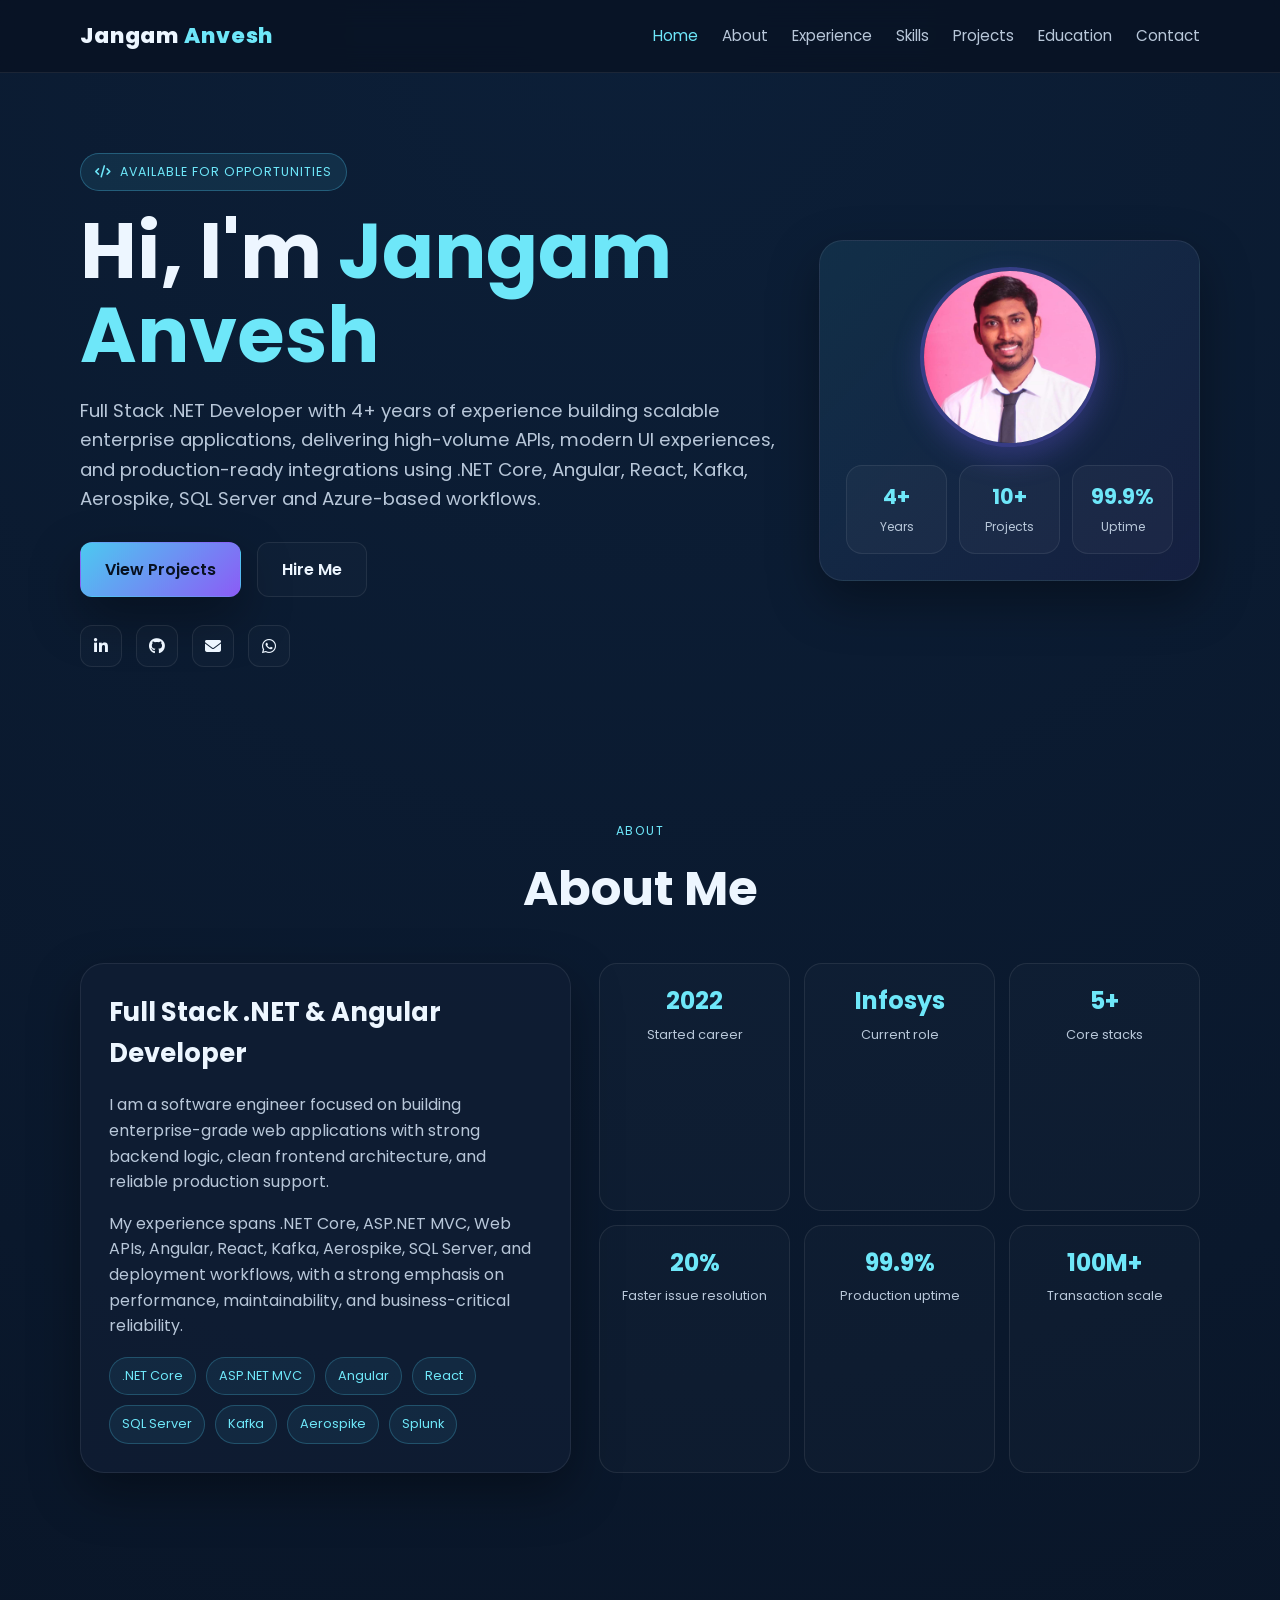
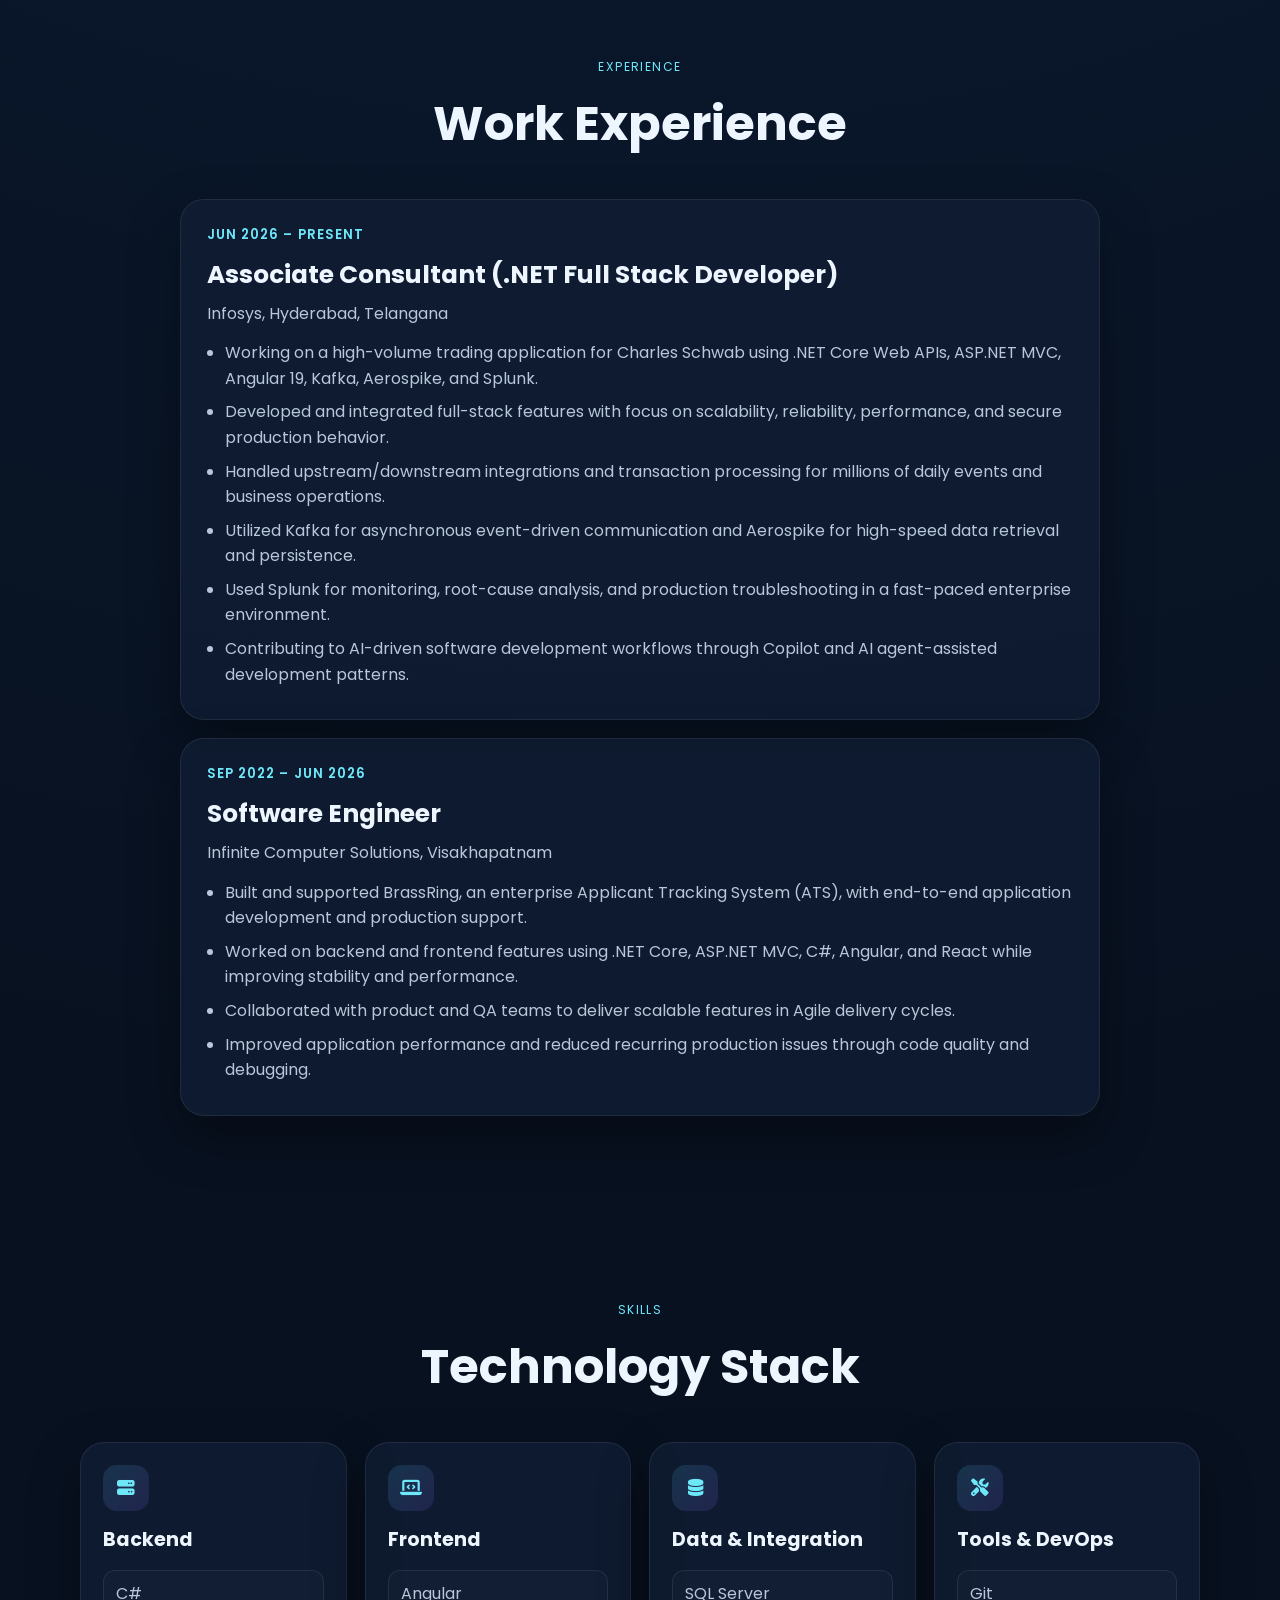
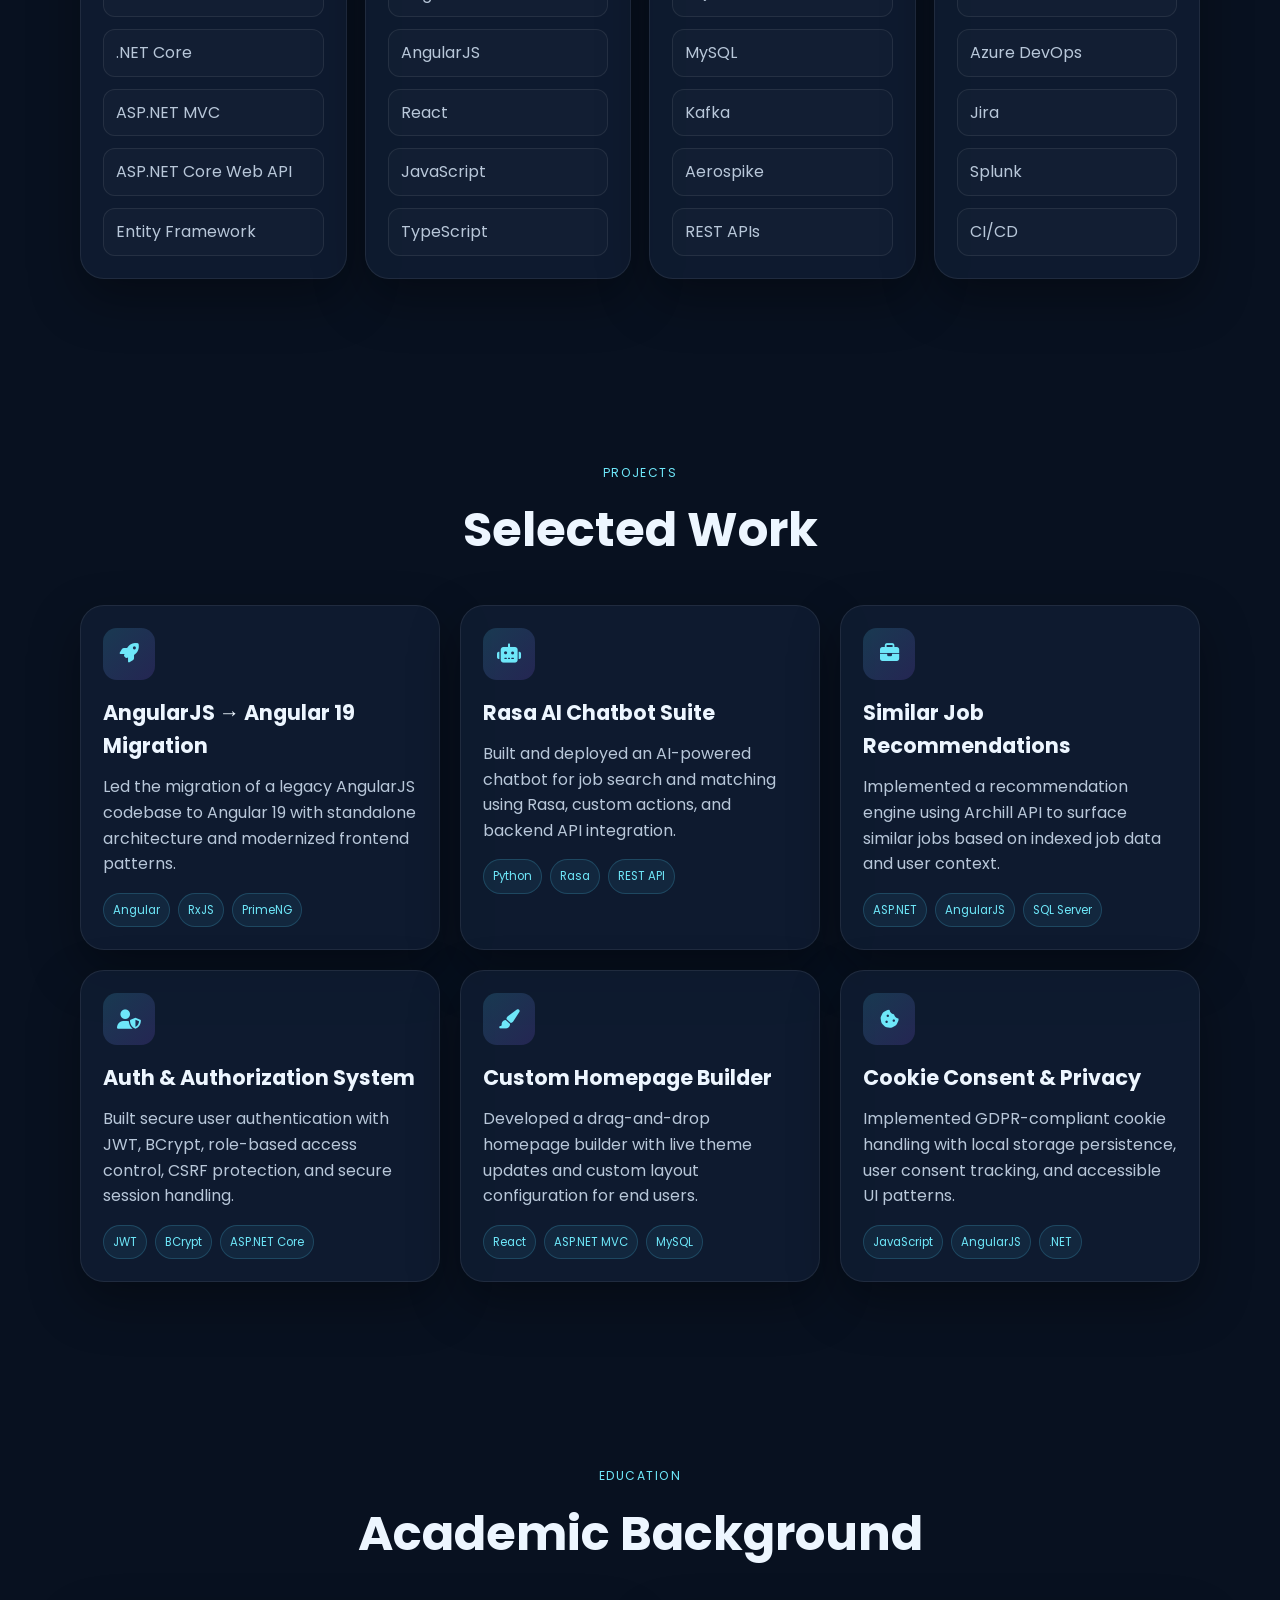
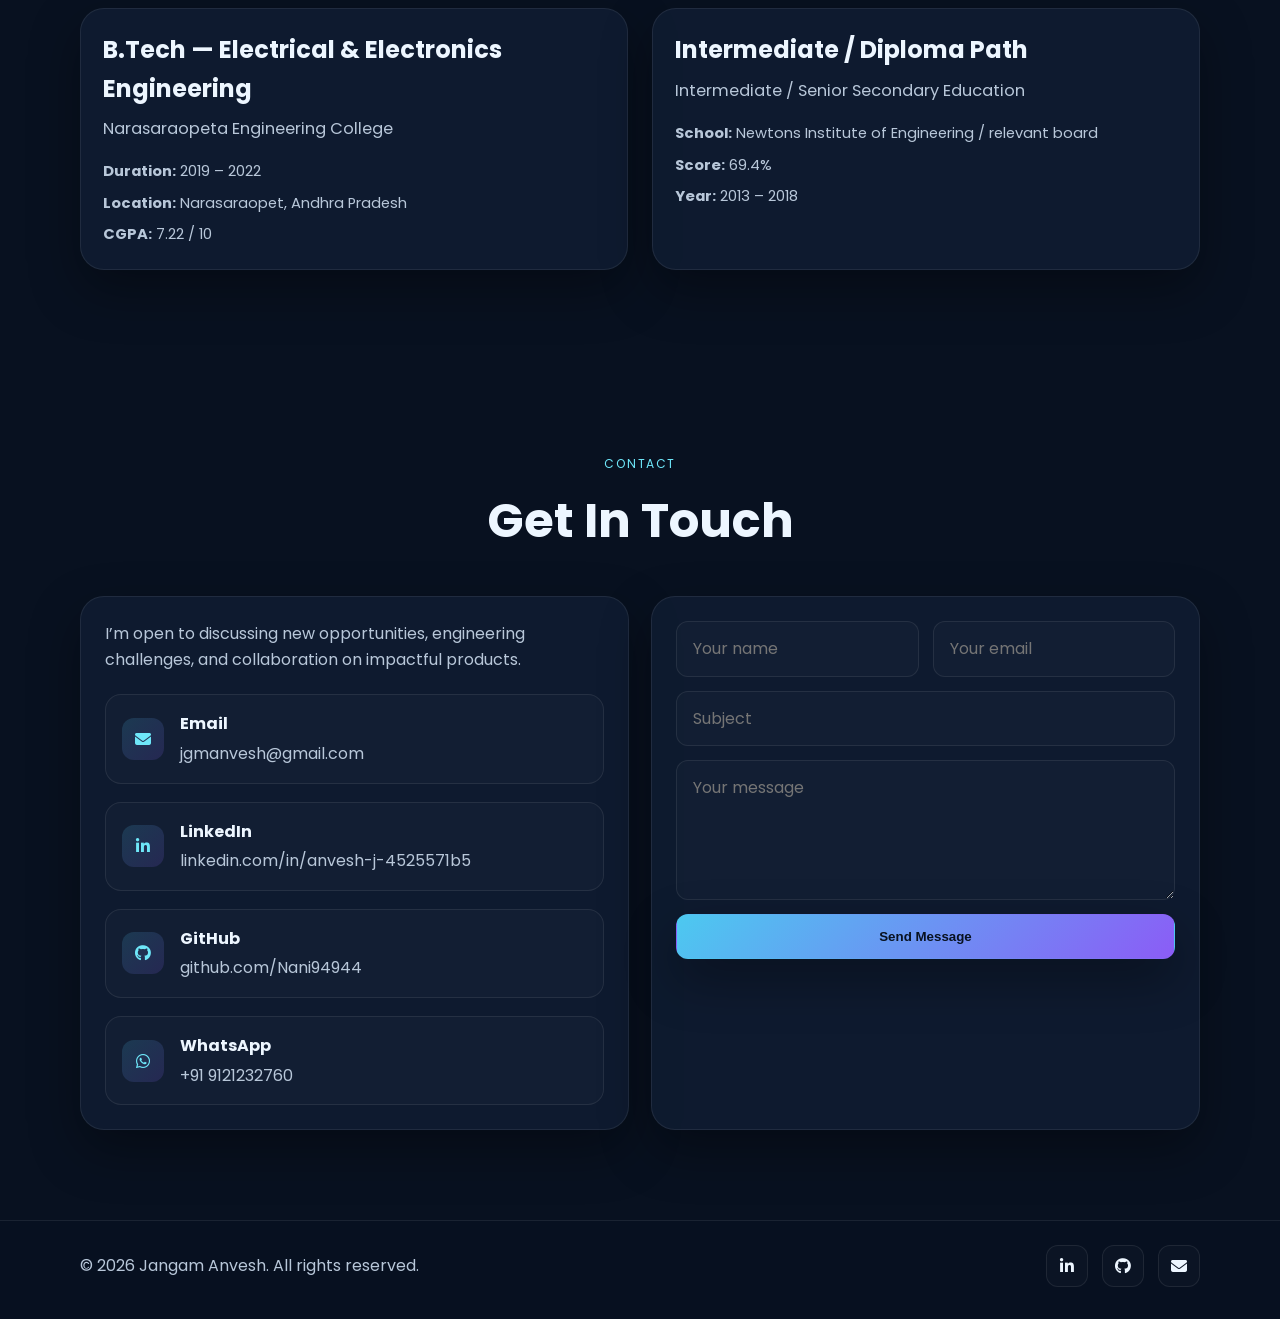
<file: index.html>
<!DOCTYPE html>
<html lang="en">
  <head>
    <meta charset="UTF-8" />
    <meta name="viewport" content="width=device-width, initial-scale=1.0" />
    <title>Jangam Anvesh | Full Stack .NET Developer</title>
    <meta
      name="description"
      content="Full Stack .NET Developer with experience in .NET Core, Angular, React, SQL Server, Kafka, Aerospike and enterprise application development."
    />
    <link rel="preconnect" href="https://fonts.googleapis.com" />
    <link rel="preconnect" href="https://fonts.gstatic.com" crossorigin />
    <link
      href="https://fonts.googleapis.com/css2?family=Poppins:wght@300;400;500;600;700;800&display=swap"
      rel="stylesheet"
    />
    <link
      rel="stylesheet"
      href="https://cdnjs.cloudflare.com/ajax/libs/font-awesome/6.4.0/css/all.min.css"
    />
    <style>
      :root {
        --bg: #081120;
        --bg-soft: #0e1a2b;
        --panel: #111e34;
        --panel-2: #122742;
        --primary: #4cc9f0;
        --primary-2: #6ee7f9;
        --accent: #8b5cf6;
        --text: #edf6ff;
        --muted: #b8c7d9;
        --line: rgba(255, 255, 255, 0.08);
        --success: #22c55e;
        --warning: #f59e0b;
        --shadow: 0 20px 50px rgba(0, 0, 0, 0.35);
      }

      * {
        box-sizing: border-box;
        margin: 0;
        padding: 0;
      }

      html {
        scroll-behavior: smooth;
      }

      body {
        font-family: "Poppins", sans-serif;
        background: radial-gradient(circle at top, #0c1f38 0%, var(--bg) 45%);
        color: var(--text);
        line-height: 1.6;
      }

      a {
        color: inherit;
        text-decoration: none;
      }

      img {
        max-width: 100%;
        display: block;
      }

      .container {
        width: min(1120px, calc(100% - 32px));
        margin: 0 auto;
      }

      header {
        position: sticky;
        top: 0;
        z-index: 1000;
        backdrop-filter: blur(14px);
        background: rgba(8, 17, 32, 0.7);
        border-bottom: 1px solid var(--line);
      }

      .nav {
        display: flex;
        align-items: center;
        justify-content: space-between;
        min-height: 72px;
      }

      .brand {
        font-size: 1.35rem;
        font-weight: 800;
        letter-spacing: 0.04em;
      }

      .brand span {
        color: var(--primary-2);
      }

      .nav-links {
        display: flex;
        align-items: center;
        gap: 24px;
        list-style: none;
      }

      .nav-links a {
        color: var(--muted);
        font-size: 0.95rem;
        transition: 0.2s ease;
      }

      .nav-links a:hover,
      .nav-links a.active {
        color: var(--primary-2);
      }

      .menu-btn {
        display: none;
        background: transparent;
        border: none;
        color: var(--text);
        font-size: 1.5rem;
        cursor: pointer;
      }

      .hero {
        padding: 80px 0 60px;
      }

      .hero-grid {
        display: grid;
        grid-template-columns: 1.3fr 0.7fr;
        gap: 32px;
        align-items: center;
      }

      .eyebrow {
        display: inline-flex;
        align-items: center;
        gap: 8px;
        background: rgba(76, 201, 240, 0.1);
        border: 1px solid rgba(76, 201, 240, 0.3);
        color: var(--primary-2);
        padding: 8px 14px;
        border-radius: 999px;
        font-size: 0.78rem;
        letter-spacing: 0.08em;
        text-transform: uppercase;
        margin-bottom: 18px;
      }

      h1 {
        font-size: clamp(2.5rem, 6vw, 5rem);
        line-height: 1.1;
        margin-bottom: 18px;
      }

      h1 .highlight {
        color: var(--primary-2);
      }

      .hero-sub {
        font-size: 1.15rem;
        color: var(--muted);
        max-width: 700px;
        margin-bottom: 28px;
      }

      .hero-actions {
        display: flex;
        flex-wrap: wrap;
        gap: 16px;
        margin-bottom: 28px;
      }

      .btn {
        display: inline-flex;
        align-items: center;
        justify-content: center;
        gap: 10px;
        padding: 14px 24px;
        border-radius: 12px;
        font-weight: 600;
        border: 1px solid transparent;
        transition: 0.2s ease;
      }

      .btn.primary {
        background: linear-gradient(135deg, var(--primary), var(--accent));
        color: #081120;
        box-shadow: var(--shadow);
      }

      .btn.secondary {
        border-color: var(--line);
        color: var(--text);
        background: rgba(255, 255, 255, 0.02);
      }

      .btn:hover {
        transform: translateY(-2px);
      }

      .socials {
        display: flex;
        align-items: center;
        gap: 14px;
        flex-wrap: wrap;
      }

      .icon-link {
        width: 42px;
        height: 42px;
        display: inline-flex;
        align-items: center;
        justify-content: center;
        border-radius: 12px;
        border: 1px solid var(--line);
        background: rgba(255, 255, 255, 0.02);
        color: var(--text);
        transition: 0.2s ease;
      }

      .icon-link:hover {
        background: rgba(108, 92, 231, 0.12);
        border-color: rgba(108, 92, 231, 0.4);
        color: var(--primary-2);
      }

      .hero-card {
        background: linear-gradient(135deg, rgba(76, 201, 240, 0.1), rgba(139, 92, 246, 0.08));
        border: 1px solid var(--line);
        border-radius: 24px;
        padding: 26px;
        box-shadow: var(--shadow);
      }

      .profile-box {
        display: grid;
        place-items: center;
        margin-bottom: 18px;
      }

      .profile-photo {
        width: 180px;
        height: 180px;
        border-radius: 50%;
        object-fit: cover;
        border: 4px solid rgba(108, 92, 231, 0.4);
        box-shadow: 0 12px 28px rgba(108, 92, 231, 0.3);
      }

      .mini-stats {
        display: grid;
        grid-template-columns: repeat(3, minmax(0, 1fr));
        gap: 12px;
      }

      .stat {
        background: rgba(255, 255, 255, 0.03);
        border: 1px solid var(--line);
        border-radius: 16px;
        padding: 14px 12px;
        text-align: center;
      }

      .stat strong {
        display: block;
        font-size: 1.3rem;
        color: var(--primary-2);
      }

      .stat span {
        color: var(--muted);
        font-size: 0.76rem;
      }

      section {
        padding: 90px 0;
      }

      .section-head {
        text-align: center;
        margin-bottom: 36px;
      }

      .label {
        color: var(--primary-2);
        text-transform: uppercase;
        letter-spacing: 0.12em;
        font-size: 0.76rem;
        margin-bottom: 10px;
        display: inline-block;
      }

      h2 {
        font-size: clamp(2rem, 4vw, 3rem);
        margin-bottom: 10px;
      }

      .muted {
        color: var(--muted);
      }

      .about-wrap {
        display: grid;
        grid-template-columns: 0.9fr 1.1fr;
        gap: 28px;
      }

      .about-card,
      .panel,
      .timeline-card,
      .project-card,
      .skill-group,
      .edu-card,
      .contact-card {
        background: rgba(17, 30, 52, 0.75);
        border: 1px solid var(--line);
        border-radius: 24px;
        box-shadow: var(--shadow);
      }

      .about-card {
        padding: 28px;
      }

      .about-card h3 {
        margin-bottom: 18px;
        font-size: 1.6rem;
      }

      .about-card p {
        color: var(--muted);
        margin-bottom: 16px;
      }

      .tag-list {
        display: flex;
        flex-wrap: wrap;
        gap: 10px;
        margin-top: 18px;
      }

      .tag {
        padding: 8px 12px;
        border-radius: 999px;
        background: rgba(76, 201, 240, 0.08);
        border: 1px solid rgba(76, 201, 240, 0.25);
        color: var(--primary-2);
        font-size: 0.8rem;
      }

      .metrics {
        display: grid;
        grid-template-columns: repeat(3, minmax(0, 1fr));
        gap: 14px;
      }

      .metric {
        background: rgba(255, 255, 255, 0.02);
        border: 1px solid var(--line);
        border-radius: 18px;
        padding: 18px 12px;
        text-align: center;
      }

      .metric strong {
        display: block;
        font-size: 1.5rem;
        color: var(--primary-2);
      }

      .metric span {
        color: var(--muted);
        font-size: 0.8rem;
      }

      .timeline {
        display: grid;
        gap: 18px;
        max-width: 920px;
        margin: 0 auto;
      }

      .timeline-card {
        padding: 24px 26px;
      }

      .role {
        color: var(--primary-2);
        font-size: 0.82rem;
        letter-spacing: 0.08em;
        text-transform: uppercase;
        margin-bottom: 10px;
        font-weight: 600;
      }

      .timeline-card h3 {
        font-size: 1.55rem;
        margin-bottom: 6px;
      }

      .company {
        color: var(--muted);
        margin-bottom: 14px;
      }

      .timeline-card ul {
        padding-left: 18px;
        color: var(--muted);
      }

      .timeline-card li {
        margin-bottom: 8px;
      }

      .skills-grid {
        display: grid;
        grid-template-columns: repeat(4, minmax(0, 1fr));
        gap: 18px;
      }

      .skill-group {
        padding: 22px;
      }

      .skill-group .icon {
        width: 46px;
        height: 46px;
        border-radius: 14px;
        display: grid;
        place-items: center;
        background: linear-gradient(135deg, rgba(76, 201, 240, 0.15), rgba(139, 92, 246, 0.15));
        color: var(--primary-2);
        margin-bottom: 14px;
        font-size: 1.1rem;
      }

      .skill-group h3 {
        margin-bottom: 14px;
        font-size: 1.2rem;
      }

      .skill-list {
        list-style: none;
        display: grid;
        gap: 12px;
      }

      .skill-item {
        background: rgba(255, 255, 255, 0.02);
        border: 1px solid var(--line);
        border-radius: 12px;
        padding: 10px 12px;
        color: var(--muted);
      }

      .projects-grid {
        display: grid;
        grid-template-columns: repeat(3, minmax(0, 1fr));
        gap: 20px;
      }

      .project-card {
        padding: 22px;
      }

      .project-top {
        display: flex;
        align-items: center;
        justify-content: space-between;
        margin-bottom: 16px;
      }

      .project-icon {
        width: 52px;
        height: 52px;
        border-radius: 14px;
        display: grid;
        place-items: center;
        background: linear-gradient(135deg, rgba(76, 201, 240, 0.18), rgba(139, 92, 246, 0.18));
        color: var(--primary-2);
        font-size: 1.2rem;
      }

      .project-card h3 {
        font-size: 1.3rem;
        margin-bottom: 12px;
      }

      .project-card p {
        color: var(--muted);
        margin-bottom: 16px;
      }

      .techs {
        display: flex;
        flex-wrap: wrap;
        gap: 8px;
      }

      .techs span {
        font-size: 0.72rem;
        padding: 7px 9px;
        border-radius: 999px;
        background: rgba(76, 201, 240, 0.08);
        border: 1px solid rgba(76, 201, 240, 0.2);
        color: var(--primary-2);
      }

      .edu-grid {
        display: grid;
        grid-template-columns: repeat(2, minmax(0, 1fr));
        gap: 24px;
      }

      .edu-card {
        padding: 22px;
      }

      .edu-card h3 {
        font-size: 1.5rem;
        margin-bottom: 8px;
      }

      .edu-card .institution {
        font-size: 1.02rem;
        color: var(--muted);
        margin-bottom: 18px;
      }

      .edu-meta {
        display: grid;
        gap: 8px;
        color: var(--muted);
        font-size: 0.92rem;
      }

      .contact-grid {
        display: grid;
        grid-template-columns: 1fr 1fr;
        gap: 22px;
      }

      .contact-card {
        padding: 24px;
      }

      .contact-list {
        display: grid;
        gap: 18px;
        margin-top: 22px;
      }

      .contact-item {
        display: flex;
        align-items: center;
        gap: 16px;
        padding: 16px;
        border: 1px solid var(--line);
        border-radius: 16px;
        background: rgba(255, 255, 255, 0.02);
      }

      .contact-item i {
        width: 42px;
        height: 42px;
        border-radius: 12px;
        display: grid;
        place-items: center;
        background: linear-gradient(135deg, rgba(76, 201, 240, 0.16), rgba(139, 92, 246, 0.16));
        color: var(--primary-2);
      }

      .contact-item strong {
        display: block;
        margin-bottom: 4px;
      }

      .contact-item span {
        color: var(--muted);
      }

      form {
        display: grid;
        gap: 14px;
      }

      input,
      textarea {
        width: 100%;
        background: rgba(255, 255, 255, 0.02);
        border: 1px solid var(--line);
        border-radius: 12px;
        color: var(--text);
        padding: 14px 16px;
        font: inherit;
      }

      textarea {
        min-height: 140px;
        resize: vertical;
      }

      .row {
        display: grid;
        grid-template-columns: repeat(2, minmax(0, 1fr));
        gap: 14px;
      }

      footer {
        border-top: 1px solid var(--line);
        background: rgba(8, 17, 32, 0.7);
        padding: 24px 0 32px;
      }

      .footer-wrap {
        display: flex;
        align-items: center;
        justify-content: space-between;
        gap: 12px;
        flex-wrap: wrap;
      }

      .footer-copy {
        color: var(--muted);
      }

      @media (max-width: 900px) {
        .hero-grid,
        .about-wrap,
        .contact-grid,
        .skills-grid,
        .projects-grid,
        .edu-grid {
          grid-template-columns: 1fr;
        }

        .skills-grid {
          grid-template-columns: repeat(2, minmax(0, 1fr));
        }
      }

      @media (max-width: 640px) {
        .nav-links {
          display: none;
          position: absolute;
          top: 72px;
          left: 16px;
          right: 16px;
          background: rgba(8, 17, 32, 0.96);
          border: 1px solid var(--line);
          border-radius: 16px;
          padding: 16px;
          flex-direction: column;
          align-items: flex-start;
        }

        .nav-links.open {
          display: flex;
        }

        .menu-btn {
          display: block;
        }

        .hero {
          padding-top: 48px;
        }

        .row,
        .mini-stats,
        .metrics {
          grid-template-columns: 1fr;
        }

        .skill-group h3 {
          font-size: 1.1rem;
        }
      }
    </style>
  </head>
  <body>
    <header>
      <div class="container nav">
        <a href="#home" class="brand">Jangam <span>Anvesh</span></a>
        <button class="menu-btn" aria-label="Toggle menu" id="menuBtn">
          <i class="fas fa-bars"></i>
        </button>
        <nav>
          <ul class="nav-links" id="navLinks">
            <li><a href="#home" class="active">Home</a></li>
            <li><a href="#about">About</a></li>
            <li><a href="#experience">Experience</a></li>
            <li><a href="#skills">Skills</a></li>
            <li><a href="#projects">Projects</a></li>
            <li><a href="#education">Education</a></li>
            <li><a href="#contact">Contact</a></li>
          </ul>
        </nav>
      </div>
    </header>

    <main>
      <section class="hero" id="home">
        <div class="container hero-grid">
          <div>
            <div class="eyebrow"><i class="fas fa-code"></i> Available for opportunities</div>
            <h1>
              Hi, I'm <span class="highlight">Jangam Anvesh</span>
            </h1>
            <p class="hero-sub">
              Full Stack .NET Developer with 4+ years of experience building scalable enterprise applications,
              delivering high-volume APIs, modern UI experiences, and production-ready integrations using .NET Core,
              Angular, React, Kafka, Aerospike, SQL Server and Azure-based workflows.
            </p>
            <div class="hero-actions">
              <a href="#projects" class="btn primary">View Projects</a>
              <a href="mailto:jgmanvesh@gmail.com" class="btn secondary">Hire Me</a>
            </div>
            <div class="socials">
              <a class="icon-link" href="https://www.linkedin.com/in/anvesh-j-4525571b5/" target="_blank" aria-label="LinkedIn"><i class="fab fa-linkedin-in"></i></a>
              <a class="icon-link" href="https://github.com/Nani94944" target="_blank" aria-label="GitHub"><i class="fab fa-github"></i></a>
              <a class="icon-link" href="mailto:jgmanvesh@gmail.com" aria-label="Email"><i class="fas fa-envelope"></i></a>
              <a class="icon-link" href="https://wa.me/919121232760" target="_blank" aria-label="WhatsApp"><i class="fab fa-whatsapp"></i></a>
            </div>
          </div>

          <div class="hero-card">
            <div class="profile-box">
              <img class="profile-photo" src="Anvesh.jpg" alt="Jangam Anvesh" />
            </div>
            <div class="mini-stats">
              <div class="stat">
                <strong>4+</strong>
                <span>Years</span>
              </div>
              <div class="stat">
                <strong>10+</strong>
                <span>Projects</span>
              </div>
              <div class="stat">
                <strong>99.9%</strong>
                <span>Uptime</span>
              </div>
            </div>
          </div>
        </div>
      </section>

      <section id="about">
        <div class="container">
          <div class="section-head">
            <span class="label">About</span>
            <h2>About Me</h2>
          </div>

          <div class="about-wrap">
            <div class="about-card">
              <h3>Full Stack .NET & Angular Developer</h3>
              <p>
                I am a software engineer focused on building enterprise-grade web applications with strong backend logic,
                clean frontend architecture, and reliable production support.
              </p>
              <p>
                My experience spans .NET Core, ASP.NET MVC, Web APIs, Angular, React, Kafka, Aerospike, SQL Server, and deployment workflows,
                with a strong emphasis on performance, maintainability, and business-critical reliability.
              </p>
              <div class="tag-list">
                <span class="tag">.NET Core</span>
                <span class="tag">ASP.NET MVC</span>
                <span class="tag">Angular</span>
                <span class="tag">React</span>
                <span class="tag">SQL Server</span>
                <span class="tag">Kafka</span>
                <span class="tag">Aerospike</span>
                <span class="tag">Splunk</span>
              </div>
            </div>

            <div class="metrics">
              <div class="metric">
                <strong>2022</strong>
                <span>Started career</span>
              </div>
              <div class="metric">
                <strong>Infosys</strong>
                <span>Current role</span>
              </div>
              <div class="metric">
                <strong>5+</strong>
                <span>Core stacks</span>
              </div>
              <div class="metric">
                <strong>20%</strong>
                <span>Faster issue resolution</span>
              </div>
              <div class="metric">
                <strong>99.9%</strong>
                <span>Production uptime</span>
              </div>
              <div class="metric">
                <strong>100M+</strong>
                <span>Transaction scale</span>
              </div>
            </div>
          </div>
        </div>
      </section>

      <section id="experience">
        <div class="container">
          <div class="section-head">
            <span class="label">Experience</span>
            <h2>Work Experience</h2>
          </div>

          <div class="timeline">
            <div class="timeline-card">
              <div class="role">Jun 2026 – Present</div>
              <h3>Associate Consultant (.NET Full Stack Developer)</h3>
              <div class="company">Infosys, Hyderabad, Telangana</div>
              <ul>
                <li>Working on a high-volume trading application for Charles Schwab using .NET Core Web APIs, ASP.NET MVC, Angular 19, Kafka, Aerospike, and Splunk.</li>
                <li>Developed and integrated full-stack features with focus on scalability, reliability, performance, and secure production behavior.</li>
                <li>Handled upstream/downstream integrations and transaction processing for millions of daily events and business operations.</li>
                <li>Utilized Kafka for asynchronous event-driven communication and Aerospike for high-speed data retrieval and persistence.</li>
                <li>Used Splunk for monitoring, root-cause analysis, and production troubleshooting in a fast-paced enterprise environment.</li>
                <li>Contributing to AI-driven software development workflows through Copilot and AI agent-assisted development patterns.</li>
              </ul>
            </div>

            <div class="timeline-card">
              <div class="role">Sep 2022 – Jun 2026</div>
              <h3>Software Engineer</h3>
              <div class="company">Infinite Computer Solutions, Visakhapatnam</div>
              <ul>
                <li>Built and supported BrassRing, an enterprise Applicant Tracking System (ATS), with end-to-end application development and production support.</li>
                <li>Worked on backend and frontend features using .NET Core, ASP.NET MVC, C#, Angular, and React while improving stability and performance.</li>
                <li>Collaborated with product and QA teams to deliver scalable features in Agile delivery cycles.</li>
                <li>Improved application performance and reduced recurring production issues through code quality and debugging.</li>
              </ul>
            </div>
          </div>
        </div>
      </section>

      <section id="skills">
        <div class="container">
          <div class="section-head">
            <span class="label">Skills</span>
            <h2>Technology Stack</h2>
          </div>

          <div class="skills-grid">
            <div class="skill-group">
              <div class="icon"><i class="fas fa-server"></i></div>
              <h3>Backend</h3>
              <ul class="skill-list">
                <li class="skill-item">C#</li>
                <li class="skill-item">.NET Core</li>
                <li class="skill-item">ASP.NET MVC</li>
                <li class="skill-item">ASP.NET Core Web API</li>
                <li class="skill-item">Entity Framework</li>
              </ul>
            </div>

            <div class="skill-group">
              <div class="icon"><i class="fas fa-laptop-code"></i></div>
              <h3>Frontend</h3>
              <ul class="skill-list">
                <li class="skill-item">Angular</li>
                <li class="skill-item">AngularJS</li>
                <li class="skill-item">React</li>
                <li class="skill-item">JavaScript</li>
                <li class="skill-item">TypeScript</li>
              </ul>
            </div>

            <div class="skill-group">
              <div class="icon"><i class="fas fa-database"></i></div>
              <h3>Data & Integration</h3>
              <ul class="skill-list">
                <li class="skill-item">SQL Server</li>
                <li class="skill-item">MySQL</li>
                <li class="skill-item">Kafka</li>
                <li class="skill-item">Aerospike</li>
                <li class="skill-item">REST APIs</li>
              </ul>
            </div>

            <div class="skill-group">
              <div class="icon"><i class="fas fa-tools"></i></div>
              <h3>Tools & DevOps</h3>
              <ul class="skill-list">
                <li class="skill-item">Git</li>
                <li class="skill-item">Azure DevOps</li>
                <li class="skill-item">Jira</li>
                <li class="skill-item">Splunk</li>
                <li class="skill-item">CI/CD</li>
              </ul>
            </div>
          </div>
        </div>
      </section>

      <section id="projects">
        <div class="container">
          <div class="section-head">
            <span class="label">Projects</span>
            <h2>Selected Work</h2>
          </div>

          <div class="projects-grid">
            <article class="project-card">
              <div class="project-top">
                <div class="project-icon"><i class="fas fa-rocket"></i></div>
              </div>
              <h3>AngularJS → Angular 19 Migration</h3>
              <p>Led the migration of a legacy AngularJS codebase to Angular 19 with standalone architecture and modernized frontend patterns.</p>
              <div class="techs">
                <span>Angular</span>
                <span>RxJS</span>
                <span>PrimeNG</span>
              </div>
            </article>

            <article class="project-card">
              <div class="project-top">
                <div class="project-icon"><i class="fas fa-robot"></i></div>
              </div>
              <h3>Rasa AI Chatbot Suite</h3>
              <p>Built and deployed an AI-powered chatbot for job search and matching using Rasa, custom actions, and backend API integration.</p>
              <div class="techs">
                <span>Python</span>
                <span>Rasa</span>
                <span>REST API</span>
              </div>
            </article>

            <article class="project-card">
              <div class="project-top">
                <div class="project-icon"><i class="fas fa-briefcase"></i></div>
              </div>
              <h3>Similar Job Recommendations</h3>
              <p>Implemented a recommendation engine using Archill API to surface similar jobs based on indexed job data and user context.</p>
              <div class="techs">
                <span>ASP.NET</span>
                <span>AngularJS</span>
                <span>SQL Server</span>
              </div>
            </article>

            <article class="project-card">
              <div class="project-top">
                <div class="project-icon"><i class="fas fa-user-shield"></i></div>
              </div>
              <h3>Auth & Authorization System</h3>
              <p>Built secure user authentication with JWT, BCrypt, role-based access control, CSRF protection, and secure session handling.</p>
              <div class="techs">
                <span>JWT</span>
                <span>BCrypt</span>
                <span>ASP.NET Core</span>
              </div>
            </article>

            <article class="project-card">
              <div class="project-top">
                <div class="project-icon"><i class="fas fa-paint-brush"></i></div>
              </div>
              <h3>Custom Homepage Builder</h3>
              <p>Developed a drag-and-drop homepage builder with live theme updates and custom layout configuration for end users.</p>
              <div class="techs">
                <span>React</span>
                <span>ASP.NET MVC</span>
                <span>MySQL</span>
              </div>
            </article>

            <article class="project-card">
              <div class="project-top">
                <div class="project-icon"><i class="fas fa-cookie-bite"></i></div>
              </div>
              <h3>Cookie Consent & Privacy</h3>
              <p>Implemented GDPR-compliant cookie handling with local storage persistence, user consent tracking, and accessible UI patterns.</p>
              <div class="techs">
                <span>JavaScript</span>
                <span>AngularJS</span>
                <span>.NET</span>
              </div>
            </article>
          </div>
        </div>
      </section>

      <section id="education">
        <div class="container">
          <div class="section-head">
            <span class="label">Education</span>
            <h2>Academic Background</h2>
          </div>

          <div class="edu-grid">
            <div class="edu-card">
              <h3>B.Tech — Electrical & Electronics Engineering</h3>
              <div class="institution">Narasaraopeta Engineering College</div>
              <div class="edu-meta">
                <div><strong>Duration:</strong> 2019 – 2022</div>
                <div><strong>Location:</strong> Narasaraopet, Andhra Pradesh</div>
                <div><strong>CGPA:</strong> 7.22 / 10</div>
              </div>
            </div>

            <div class="edu-card">
              <h3>Intermediate / Diploma Path</h3>
              <div class="institution">Intermediate / Senior Secondary Education</div>
              <div class="edu-meta">
                <div><strong>School:</strong> Newtons Institute of Engineering / relevant board</div>
                <div><strong>Score:</strong> 69.4%</div>
                <div><strong>Year:</strong> 2013 – 2018</div>
              </div>
            </div>
          </div>
        </div>
      </section>

      <section id="contact">
        <div class="container">
          <div class="section-head">
            <span class="label">Contact</span>
            <h2>Get In Touch</h2>
          </div>

          <div class="contact-grid">
            <div class="contact-card">
              <p class="muted">
                I’m open to discussing new opportunities, engineering challenges, and collaboration on impactful products.
              </p>

              <div class="contact-list">
                <a href="mailto:jgmanvesh@gmail.com" class="contact-item">
                  <i class="fas fa-envelope"></i>
                  <div>
                    <strong>Email</strong>
                    <span>jgmanvesh@gmail.com</span>
                  </div>
                </a>

                <a href="https://www.linkedin.com/in/anvesh-j-4525571b5/" target="_blank" class="contact-item">
                  <i class="fab fa-linkedin-in"></i>
                  <div>
                    <strong>LinkedIn</strong>
                    <span>linkedin.com/in/anvesh-j-4525571b5</span>
                  </div>
                </a>

                <a href="https://github.com/Nani94944" target="_blank" class="contact-item">
                  <i class="fab fa-github"></i>
                  <div>
                    <strong>GitHub</strong>
                    <span>github.com/Nani94944</span>
                  </div>
                </a>

                <a href="https://wa.me/919121232760" target="_blank" class="contact-item">
                  <i class="fab fa-whatsapp"></i>
                  <div>
                    <strong>WhatsApp</strong>
                    <span>+91 9121232760</span>
                  </div>
                </a>
              </div>
            </div>

            <div class="contact-card">
              <form>
                <div class="row">
                  <input type="text" placeholder="Your name" aria-label="Your name" />
                  <input type="email" placeholder="Your email" aria-label="Your email" />
                </div>
                <input type="text" placeholder="Subject" aria-label="Subject" />
                <textarea placeholder="Your message" aria-label="Your message"></textarea>
                <button class="btn primary" type="button">Send Message</button>
              </form>
            </div>
          </div>
        </div>
      </section>
    </main>

    <footer>
      <div class="container footer-wrap">
        <div class="footer-copy">© 2026 Jangam Anvesh. All rights reserved.</div>
        <div class="socials">
          <a class="icon-link" href="https://www.linkedin.com/in/anvesh-j-4525571b5/" target="_blank" aria-label="LinkedIn"><i class="fab fa-linkedin-in"></i></a>
          <a class="icon-link" href="https://github.com/Nani94944" target="_blank" aria-label="GitHub"><i class="fab fa-github"></i></a>
          <a class="icon-link" href="mailto:jgmanvesh@gmail.com" aria-label="Email"><i class="fas fa-envelope"></i></a>
        </div>
      </div>
    </footer>

    <script>
      const menuBtn = document.getElementById('menuBtn');
      const navLinks = document.getElementById('navLinks');

      menuBtn.addEventListener('click', () => {
        navLinks.classList.toggle('open');
      });

      navLinks.querySelectorAll('a').forEach((link) => {
        link.addEventListener('click', () => {
          navLinks.classList.remove('open');
        });
      });
    </script>
  </body>
</html>
</file>
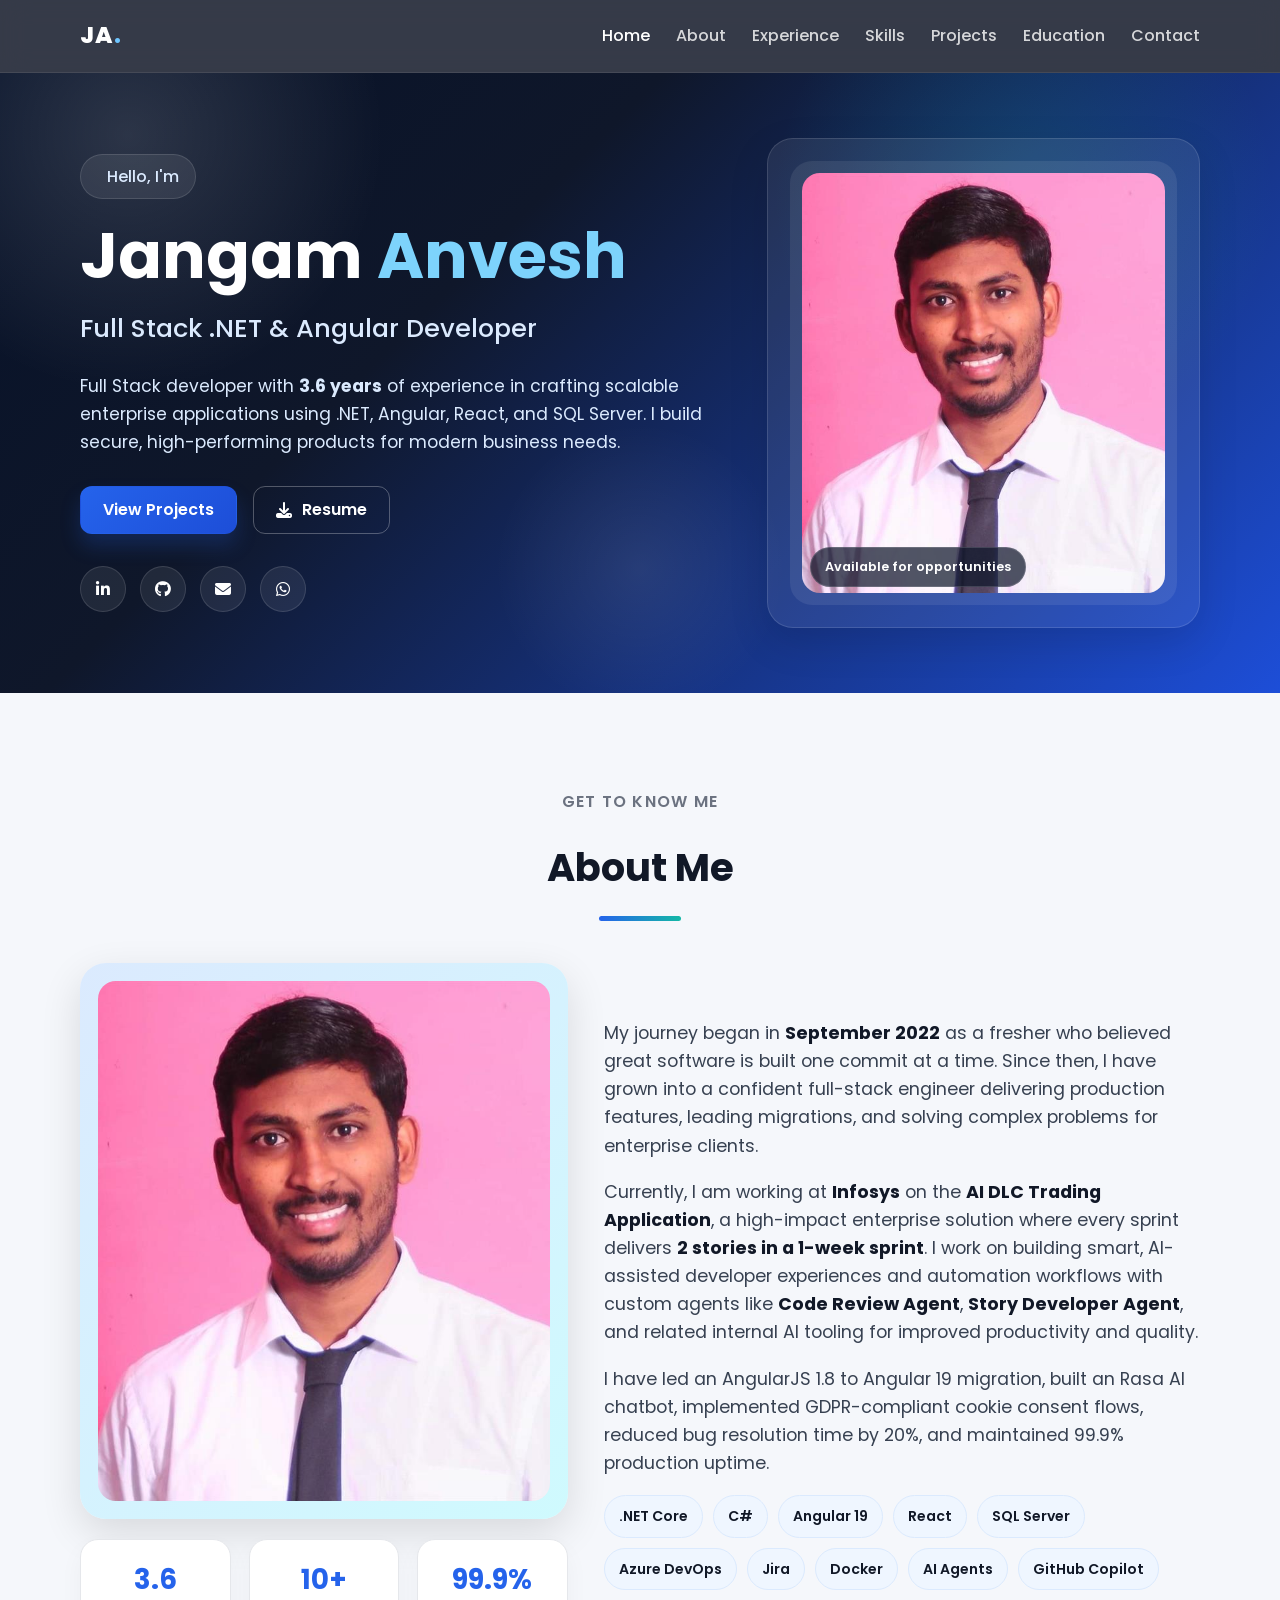
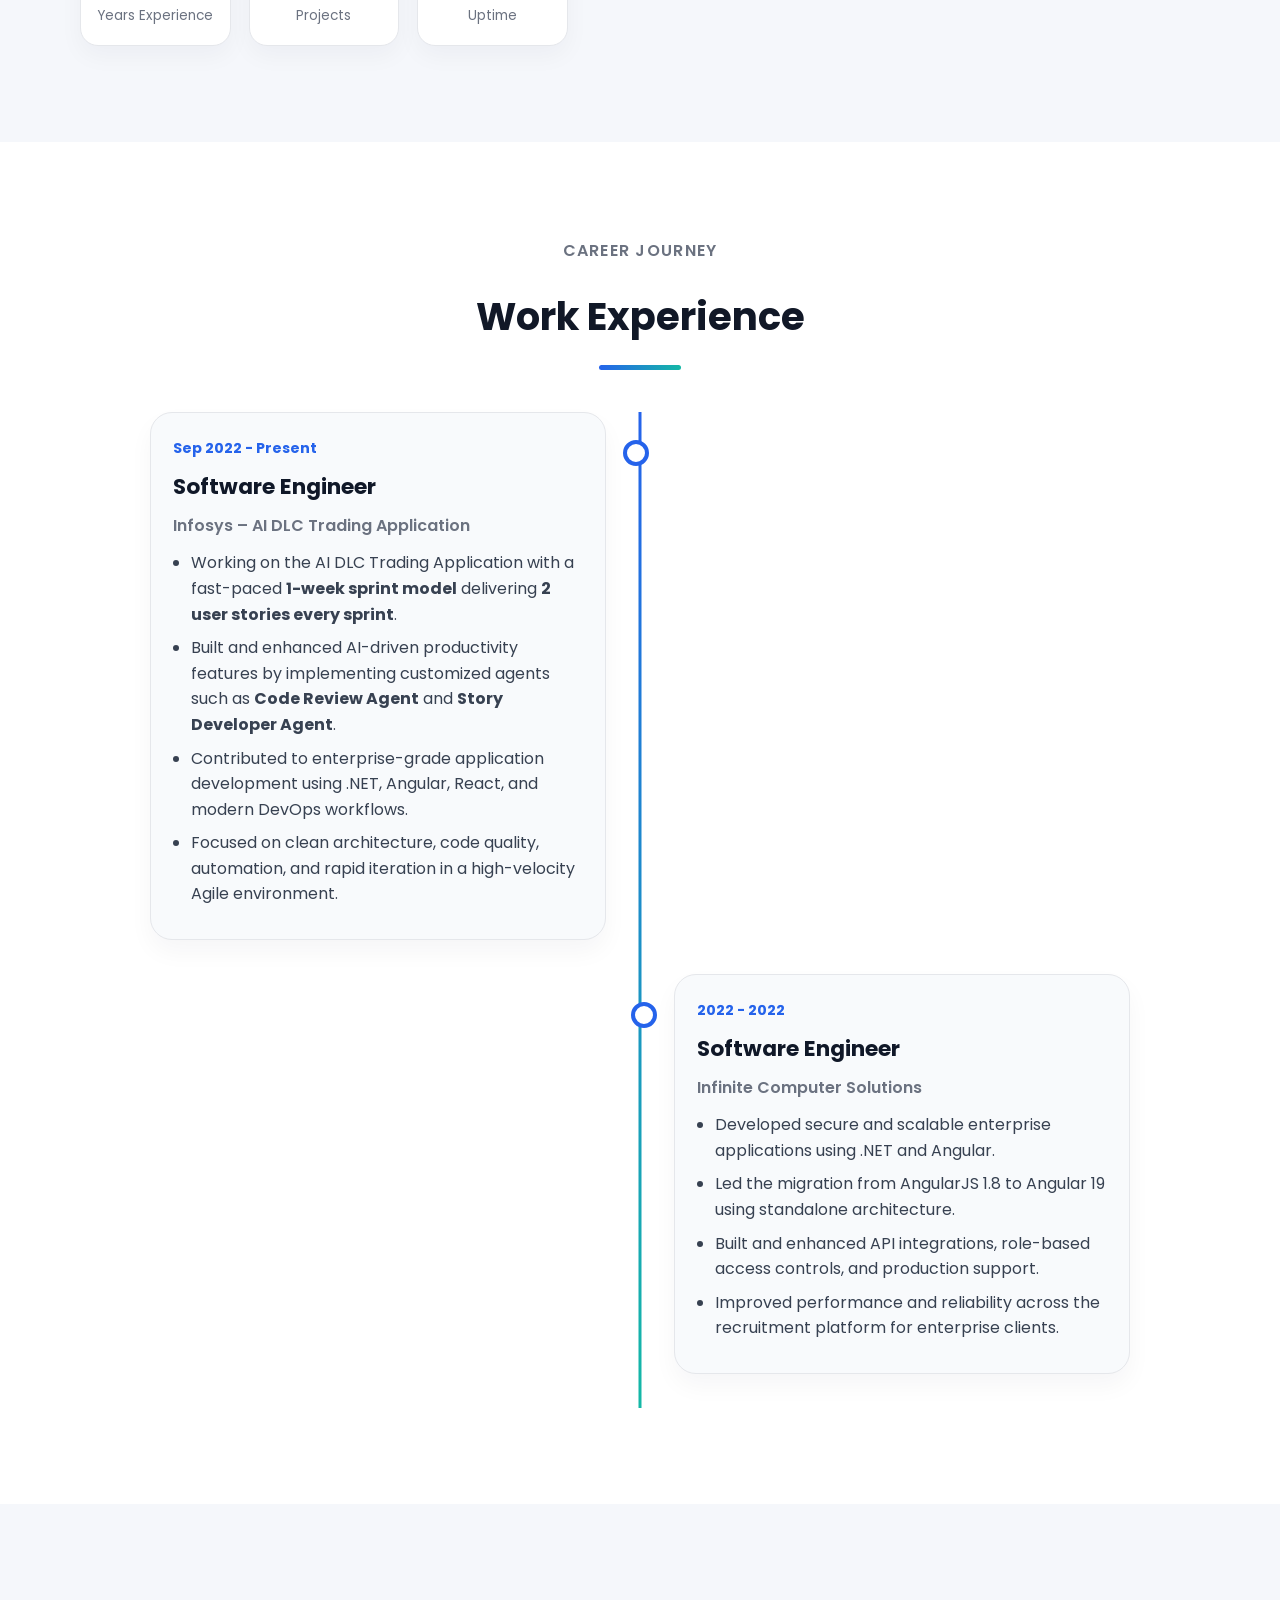
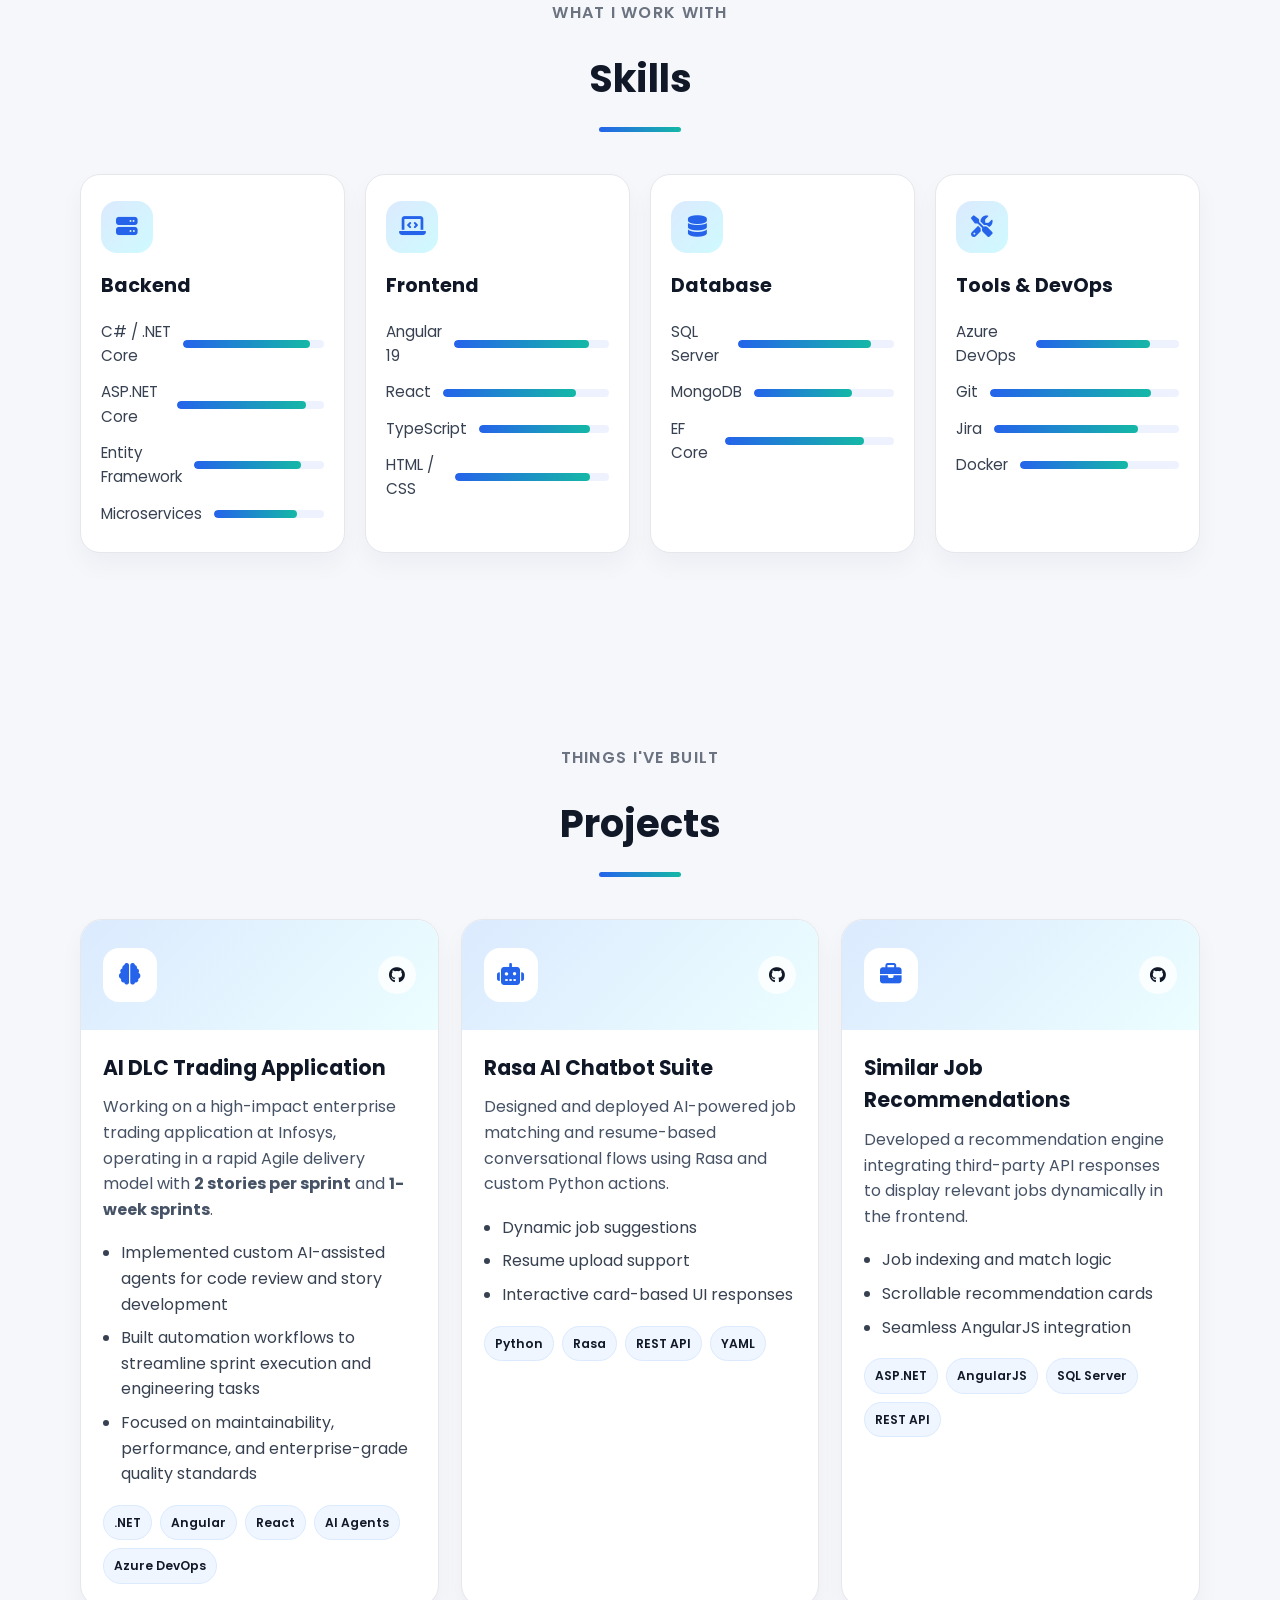
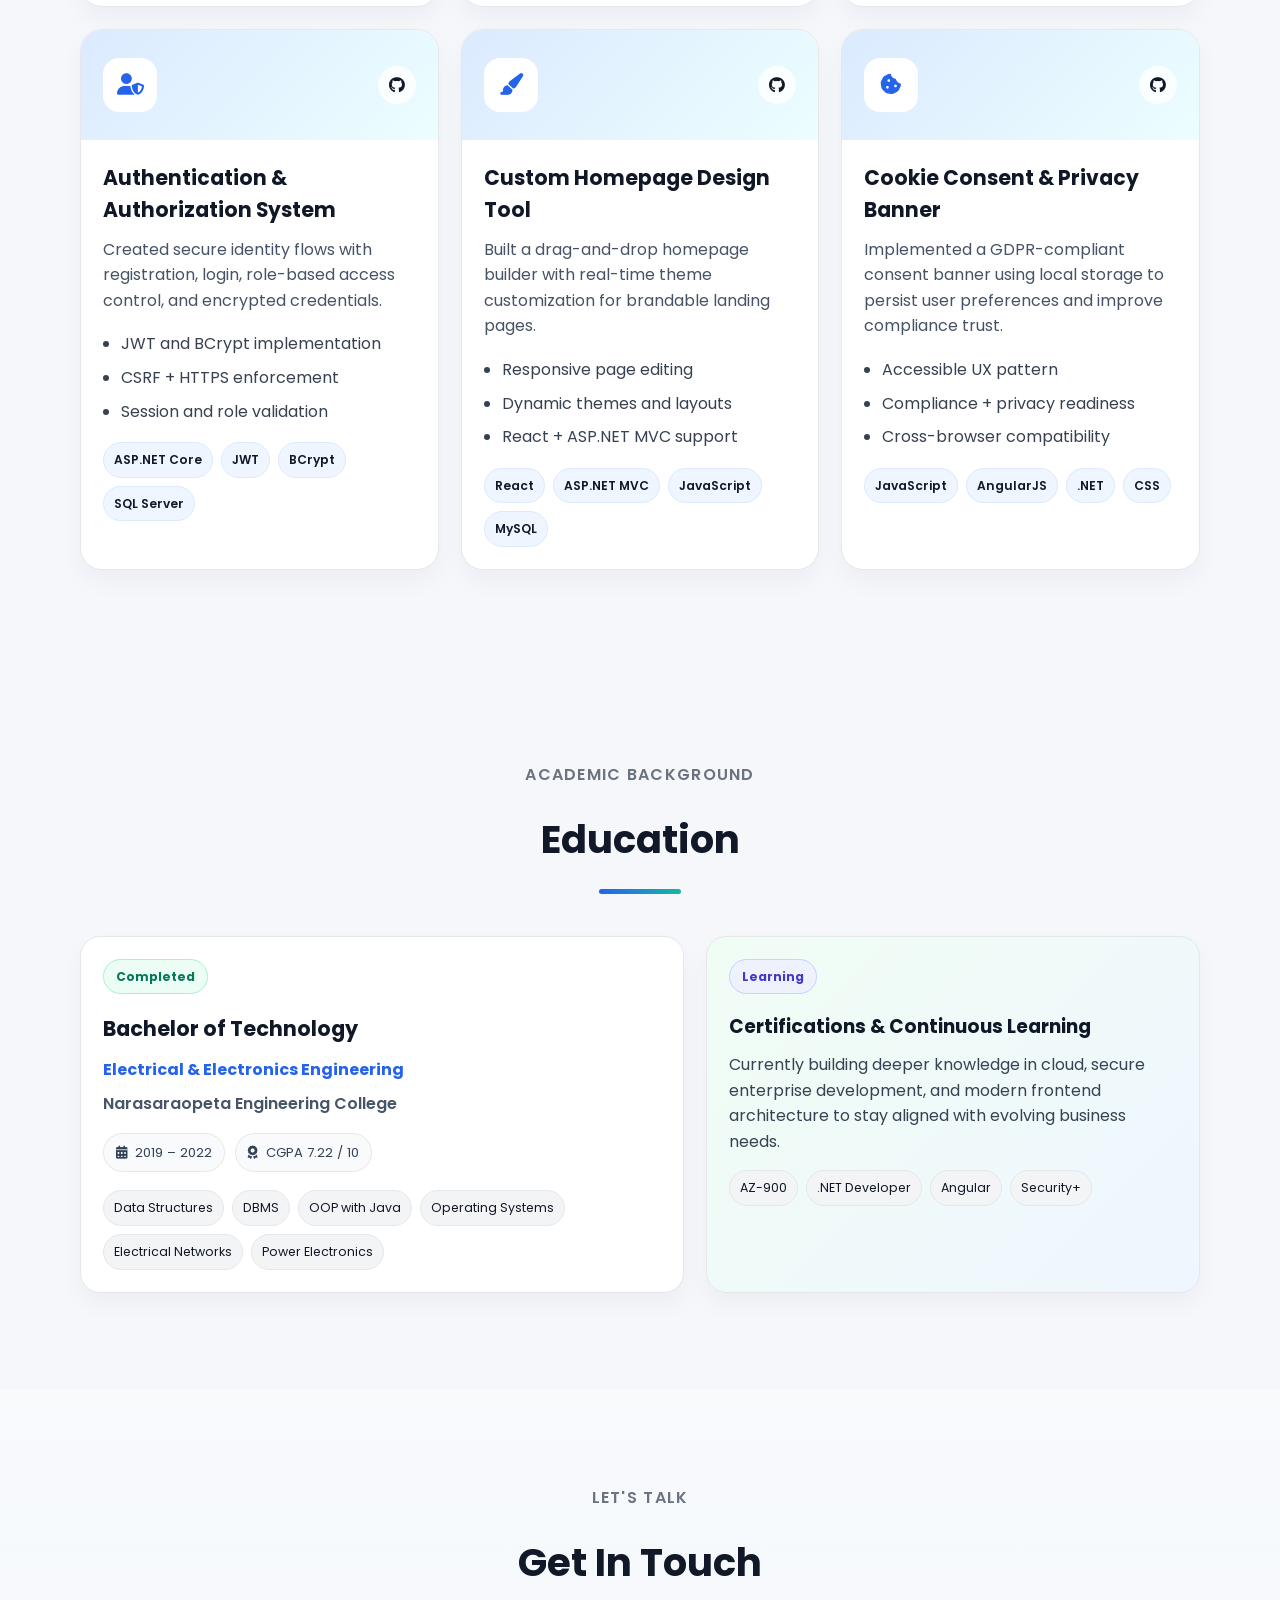
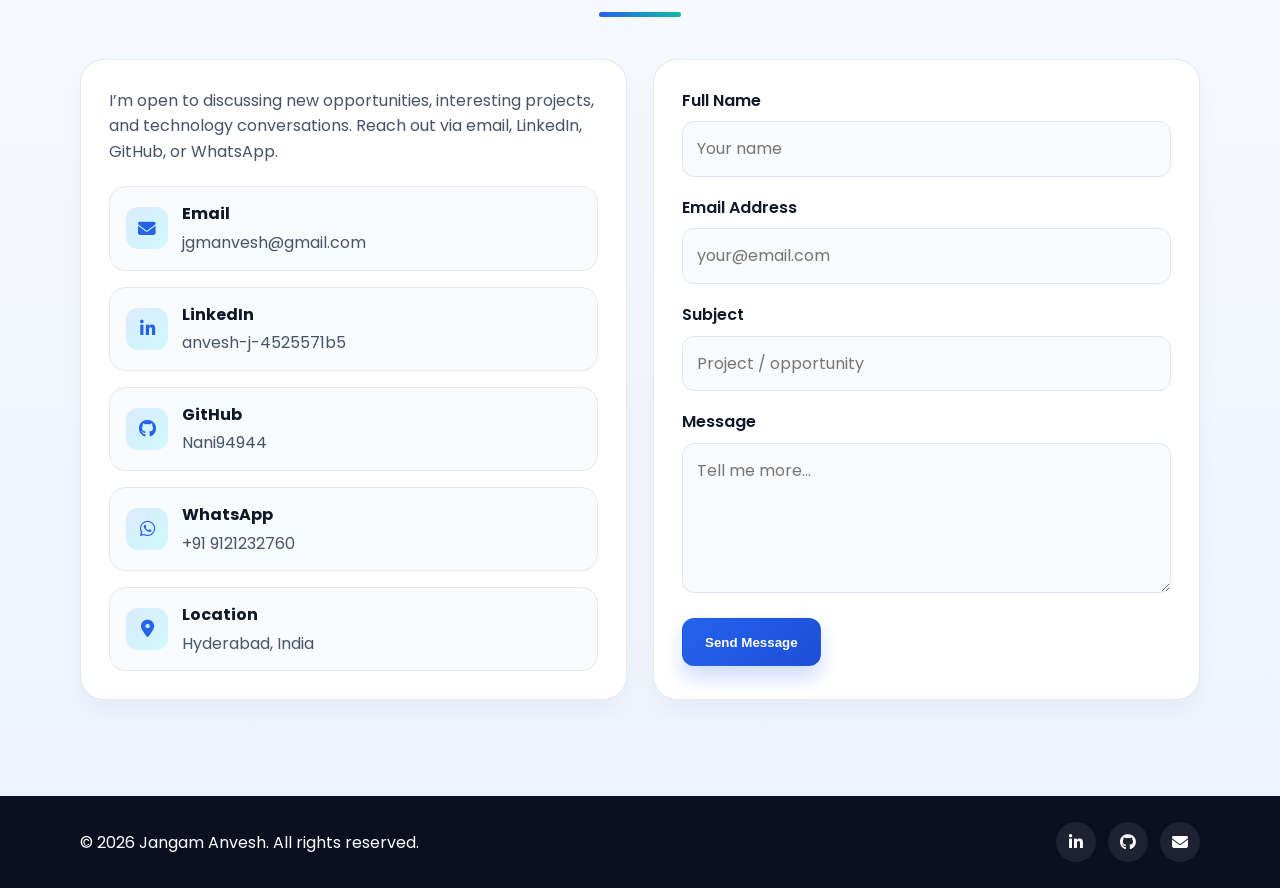
<file: New-portfolio-main/index.html>
<!DOCTYPE html>
<html lang="en">
  <head>
    <meta charset="UTF-8" />
    <meta name="viewport" content="width=device-width, initial-scale=1.0" />
    <title>Jangam Anvesh | Full Stack .NET & Angular Developer</title>
    <meta
      name="description"
      content="Jangam Anvesh is a Full Stack .NET & Angular Developer with experience in .NET, Angular, React, SQL Server, and enterprise application development."
    />
    <link
      rel="preconnect"
      href="https://fonts.googleapis.com"
    />
    <link
      rel="preconnect"
      href="https://fonts.gstatic.com"
      crossorigin
    />
    <link
      href="https://fonts.googleapis.com/css2?family=Poppins:wght@300;400;500;600;700;800&family=Inter:wght@400;500;600;700&display=swap"
      rel="stylesheet"
    />
    <link
      rel="stylesheet"
      href="https://cdnjs.cloudflare.com/ajax/libs/font-awesome/6.4.0/css/all.min.css"
    />
    <style>
      :root {
        --bg: #0b1020;
        --bg-soft: #111827;
        --panel: #ffffff;
        --muted: #6b7280;
        --text: #101828;
        --text-light: #e5e7eb;
        --primary: #2563eb;
        --primary-2: #1d4ed8;
        --accent: #14b8a6;
        --accent-soft: #d1fae5;
        --line: #e5e7eb;
        --shadow: 0 14px 40px rgba(0, 0, 0, 0.12);
      }

      * {
        box-sizing: border-box;
        margin: 0;
        padding: 0;
      }

      html {
        scroll-behavior: smooth;
      }

      body {
        font-family: "Poppins", "Inter", sans-serif;
        background: #f5f7fb;
        color: var(--text);
        line-height: 1.6;
      }

      a {
        text-decoration: none;
        color: inherit;
      }

      img {
        max-width: 100%;
        display: block;
      }

      .container {
        width: min(1120px, calc(100% - 32px));
        margin: 0 auto;
      }

      .section {
        padding: 96px 0;
      }

      .section-title {
        font-size: clamp(2rem, 3vw, 2.6rem);
        font-weight: 700;
        margin-bottom: 18px;
        text-align: center;
        color: var(--bg-soft);
      }

      .section-sub {
        text-align: center;
        color: var(--muted);
        font-size: 1rem;
        letter-spacing: 0.08em;
        text-transform: uppercase;
        font-weight: 600;
        margin-bottom: 22px;
      }

      .divider {
        width: 82px;
        height: 5px;
        background: linear-gradient(90deg, var(--primary), var(--accent));
        margin: 0 auto 42px;
        border-radius: 999px;
      }

      header {
        position: sticky;
        top: 0;
        z-index: 50;
        backdrop-filter: blur(14px);
        background: rgba(11, 16, 32, 0.82);
        border-bottom: 1px solid rgba(255, 255, 255, 0.08);
      }

      .nav-wrap {
        display: flex;
        justify-content: space-between;
        align-items: center;
        min-height: 72px;
      }

      .brand {
        font-size: 1.45rem;
        font-weight: 800;
        letter-spacing: 0.04em;
        color: white;
      }

      .brand span {
        color: #6ec5ff;
      }

      .nav-links {
        display: flex;
        align-items: center;
        gap: 26px;
        list-style: none;
      }

      .nav-links a {
        color: rgba(255, 255, 255, 0.8);
        font-weight: 500;
        transition: 0.2s ease;
      }

      .nav-links a:hover,
      .nav-links a.active {
        color: #fff;
      }

      .menu-toggle {
        display: none;
        color: white;
        font-size: 1.5rem;
        cursor: pointer;
      }

      .hero {
        background: linear-gradient(135deg, #071229 0%, #0f172a 35%, #1d4ed8 100%);
        color: white;
        position: relative;
        overflow: hidden;
      }

      .hero::before {
        content: "";
        position: absolute;
        inset: 0;
        background:
          radial-gradient(circle at 10% 10%, rgba(255,255,255,0.14), transparent 20%),
          radial-gradient(circle at 80% 20%, rgba(20,184,166,0.18), transparent 22%),
          radial-gradient(circle at 50% 80%, rgba(255,255,255,0.08), transparent 18%);
      }

      .hero-inner {
        position: relative;
        display: grid;
        grid-template-columns: 1.2fr 0.8fr;
        align-items: center;
        gap: 38px;
        min-height: 620px;
      }

      .eyebrow {
        display: inline-flex;
        align-items: center;
        gap: 10px;
        padding: 9px 16px;
        border-radius: 999px;
        background: rgba(255, 255, 255, 0.08);
        border: 1px solid rgba(255, 255, 255, 0.12);
        color: #dbeafe;
        font-weight: 500;
        margin-bottom: 22px;
      }

      .hero h1 {
        font-size: clamp(2.7rem, 5vw, 4.5rem);
        line-height: 1.08;
        margin-bottom: 18px;
      }

      .hero h1 .highlight {
        color: #7dd3fc;
      }

      .hero .role {
        font-size: clamp(1.2rem, 2vw, 1.8rem);
        color: #dbeafe;
        margin-bottom: 24px;
        font-weight: 500;
      }

      .hero p {
        max-width: 670px;
        font-size: 1.08rem;
        color: #dbeafe;
        margin-bottom: 30px;
      }

      .hero-actions {
        display: flex;
        flex-wrap: wrap;
        gap: 16px;
        margin-bottom: 32px;
      }

      .btn {
        display: inline-flex;
        align-items: center;
        justify-content: center;
        gap: 10px;
        min-height: 48px;
        padding: 0 22px;
        border-radius: 12px;
        font-weight: 600;
        transition: 0.2s ease;
        border: 1px solid transparent;
      }

      .btn-primary {
        background: linear-gradient(135deg, var(--primary), var(--primary-2));
        color: white;
        box-shadow: 0 12px 20px rgba(37, 99, 235, 0.22);
      }

      .btn-primary:hover {
        transform: translateY(-2px);
      }

      .btn-secondary {
        background: transparent;
        border-color: rgba(255,255,255,0.28);
        color: white;
      }

      .btn-secondary:hover {
        background: rgba(255,255,255,0.06);
      }

      .social-row {
        display: flex;
        gap: 14px;
        flex-wrap: wrap;
      }

      .social-row a {
        width: 46px;
        height: 46px;
        display: grid;
        place-items: center;
        border-radius: 50%;
        background: rgba(255,255,255,0.08);
        border: 1px solid rgba(255,255,255,0.12);
        color: white;
        transition: 0.2s ease;
      }

      .social-row a:hover {
        background: rgba(255,255,255,0.16);
        transform: translateY(-2px);
      }

      .hero-card {
        justify-self: center;
        width: min(100%, 440px);
        background: rgba(255, 255, 255, 0.08);
        border: 1px solid rgba(255,255,255,0.12);
        border-radius: 26px;
        padding: 22px;
        box-shadow: var(--shadow);
      }

      .profile-box {
        position: relative;
        background: rgba(255,255,255,0.08);
        border-radius: 22px;
        overflow: hidden;
        padding: 12px;
      }

      .profile-box img {
        width: 100%;
        height: 420px;
        object-fit: cover;
        border-radius: 18px;
      }

      .mini-badge {
        position: absolute;
        left: 20px;
        bottom: 18px;
        background: rgba(15, 23, 42, 0.72);
        border: 1px solid rgba(255,255,255,0.15);
        border-radius: 999px;
        color: white;
        padding: 9px 14px;
        font-size: 0.8rem;
        font-weight: 600;
      }

      .about-grid {
        display: grid;
        grid-template-columns: 0.9fr 1.1fr;
        gap: 36px;
        align-items: center;
      }

      .about-image-wrap {
        position: relative;
      }

      .about-image-frame {
        background: linear-gradient(135deg, #dbeafe, #cffafe);
        border-radius: 26px;
        padding: 18px;
        box-shadow: var(--shadow);
      }

      .about-image-frame img {
        width: 100%;
        height: 520px;
        object-fit: cover;
        border-radius: 18px;
      }

      .stats-grid {
        display: grid;
        grid-template-columns: repeat(3, minmax(0, 1fr));
        gap: 18px;
        margin-top: 20px;
      }

      .stat {
        background: white;
        border: 1px solid var(--line);
        border-radius: 18px;
        padding: 18px 14px;
        text-align: center;
        box-shadow: 0 10px 24px rgba(15, 23, 42, 0.04);
      }

      .stat strong {
        display: block;
        font-size: 1.7rem;
        color: var(--primary);
      }

      .stat span {
        color: var(--muted);
        font-size: 0.85rem;
      }

      .about-copy {
        font-size: 1.1rem;
        color: #374151;
      }

      .about-copy p {
        margin-bottom: 18px;
      }

      .about-copy strong {
        color: var(--bg-soft);
      }

      .chips {
        display: flex;
        flex-wrap: wrap;
        gap: 10px;
        margin-top: 18px;
      }

      .chip {
        background: #eff6ff;
        border: 1px solid #dbeafe;
        color: var(--bg-soft);
        border-radius: 999px;
        padding: 9px 14px;
        font-size: 0.88rem;
        font-weight: 600;
      }

      .experience {
        background: white;
      }

      .timeline {
        position: relative;
        max-width: 980px;
        margin: 0 auto;
      }

      .timeline::before {
        content: "";
        position: absolute;
        left: 50%;
        top: 0;
        bottom: 0;
        width: 3px;
        transform: translateX(-50%);
        background: linear-gradient(180deg, var(--primary), var(--accent));
      }

      .exp-item {
        position: relative;
        width: 50%;
        padding: 0 34px 34px 0;
      }

      .exp-item:nth-child(even) {
        margin-left: 50%;
        padding: 0 0 34px 34px;
      }

      .exp-card {
        background: #f8fafc;
        border: 1px solid var(--line);
        border-radius: 22px;
        padding: 24px 22px;
        box-shadow: 0 12px 24px rgba(15, 23, 42, 0.04);
      }

      .exp-card::before {
        content: "";
        position: absolute;
        top: 28px;
        right: -9px;
        width: 18px;
        height: 18px;
        background: white;
        border: 4px solid var(--primary);
        border-radius: 50%;
      }

      .exp-item:nth-child(even) .exp-card::before {
        left: -9px;
        right: auto;
      }

      .exp-date {
        color: var(--primary);
        font-size: 0.9rem;
        font-weight: 700;
        margin-bottom: 10px;
      }

      .exp-role {
        font-size: 1.35rem;
        margin-bottom: 8px;
      }

      .exp-company {
        color: var(--muted);
        margin-bottom: 12px;
        font-weight: 600;
      }

      .exp-card ul {
        padding-left: 18px;
        color: #374151;
      }

      .exp-card li {
        margin-bottom: 8px;
      }

      .skills-wrap {
        display: grid;
        grid-template-columns: repeat(4, minmax(0, 1fr));
        gap: 20px;
      }

      .skill-box {
        background: white;
        border: 1px solid var(--line);
        border-radius: 20px;
        padding: 26px 20px;
        box-shadow: 0 12px 24px rgba(15, 23, 42, 0.04);
      }

      .skill-icon {
        width: 52px;
        height: 52px;
        border-radius: 16px;
        display: grid;
        place-items: center;
        background: linear-gradient(135deg, #dbeafe, #cffafe);
        color: var(--primary);
        font-size: 1.35rem;
        margin-bottom: 18px;
      }

      .skill-box h3 {
        font-size: 1.2rem;
        margin-bottom: 18px;
      }

      .skill-list {
        list-style: none;
        padding: 0;
        display: flex;
        flex-direction: column;
        gap: 12px;
      }

      .skill-list li {
        display: flex;
        justify-content: space-between;
        align-items: center;
        gap: 12px;
        font-size: 0.95rem;
        color: #374151;
      }

      .skill-bar {
        height: 8px;
        width: 100%;
        border-radius: 999px;
        background: #eef2ff;
        position: relative;
        overflow: hidden;
      }

      .skill-bar span {
        position: absolute;
        inset: 0 auto 0 0;
        background: linear-gradient(90deg, var(--primary), var(--accent));
        border-radius: inherit;
      }

      .projects-grid {
        display: grid;
        grid-template-columns: repeat(3, minmax(0, 1fr));
        gap: 22px;
      }

      .project-card {
        background: white;
        border: 1px solid var(--line);
        border-radius: 22px;
        overflow: hidden;
        box-shadow: 0 12px 24px rgba(15, 23, 42, 0.04);
      }

      .project-top {
        background: linear-gradient(135deg, #dbeafe, #ecfeff);
        padding: 26px 22px;
        min-height: 110px;
        display: flex;
        align-items: center;
        justify-content: space-between;
      }

      .project-icon {
        width: 54px;
        height: 54px;
        border-radius: 16px;
        display: grid;
        place-items: center;
        background: white;
        color: var(--primary);
        font-size: 1.35rem;
        font-weight: 700;
      }

      .project-link {
        width: 38px;
        height: 38px;
        display: grid;
        place-items: center;
        border-radius: 50%;
        background: rgba(255,255,255,0.8);
        color: var(--bg-soft);
      }

      .project-body {
        padding: 22px;
      }

      .project-body h3 {
        font-size: 1.27rem;
        margin-bottom: 10px;
      }

      .project-body p {
        color: #465265;
        margin-bottom: 18px;
      }

      .project-body ul {
        padding-left: 18px;
        color: #374151;
        margin-bottom: 18px;
      }

      .project-body li {
        margin-bottom: 8px;
      }

      .techs {
        display: flex;
        flex-wrap: wrap;
        gap: 8px;
      }

      .techs span {
        background: #eff6ff;
        border: 1px solid #dbeafe;
        color: var(--bg-soft);
        border-radius: 999px;
        padding: 7px 10px;
        font-size: 0.76rem;
        font-weight: 600;
      }

      .education-grid {
        display: grid;
        grid-template-columns: 1.1fr 0.9fr;
        gap: 22px;
      }

      .edu-card,
      .cert-card {
        background: white;
        border: 1px solid var(--line);
        border-radius: 20px;
        box-shadow: 0 12px 24px rgba(15, 23, 42, 0.04);
        padding: 22px;
      }

      .edu-head,
      .cert-head {
        display: flex;
        justify-content: space-between;
        align-items: center;
        gap: 12px;
        margin-bottom: 18px;
      }

      .edu-badge {
        background: #ecfdf5;
        color: #047857;
        border: 1px solid #a7f3d0;
        border-radius: 999px;
        padding: 7px 12px;
        font-size: 0.76rem;
        font-weight: 700;
      }

      .edu-degree {
        font-size: 1.3rem;
        margin-bottom: 12px;
        font-weight: 700;
      }

      .edu-school {
        color: var(--primary);
        font-weight: 700;
        margin-bottom: 8px;
      }

      .edu-meta {
        display: flex;
        flex-wrap: wrap;
        gap: 10px;
        margin-top: 16px;
      }

      .meta-chip {
        display: inline-flex;
        align-items: center;
        gap: 8px;
        background: #f8fafc;
        border: 1px solid var(--line);
        border-radius: 999px;
        padding: 8px 12px;
        font-size: 0.82rem;
        color: #334155;
      }

      .subjects {
        display: flex;
        flex-wrap: wrap;
        gap: 8px;
        margin-top: 18px;
      }

      .subjects span {
        background: #f3f4f6;
        border: 1px solid #e5e7eb;
        border-radius: 999px;
        padding: 7px 10px;
        font-size: 0.78rem;
      }

      .cert-card {
        background: linear-gradient(135deg, #f0fdf4, #eff6ff);
      }

      .cert-card h3 {
        margin-bottom: 10px;
      }

      .cert-card p {
        color: #374151;
      }

      .contact {
        background: linear-gradient(180deg, #f8fafc 0%, #eef4ff 100%);
      }

      .contact-grid {
        display: grid;
        grid-template-columns: 1fr 1fr;
        gap: 26px;
      }

      .contact-card,
      .contact-form {
        background: white;
        border: 1px solid var(--line);
        border-radius: 24px;
        box-shadow: 0 12px 24px rgba(15, 23, 42, 0.04);
      }

      .contact-card {
        padding: 28px;
      }

      .contact-card p {
        color: #465265;
        margin-bottom: 22px;
      }

      .contact-list {
        display: grid;
        gap: 16px;
      }

      .contact-item {
        display: flex;
        align-items: center;
        gap: 14px;
        border: 1px solid var(--line);
        border-radius: 16px;
        background: #f8fafc;
        padding: 14px 16px;
      }

      .contact-item i {
        width: 42px;
        height: 42px;
        display: grid;
        place-items: center;
        border-radius: 12px;
        background: linear-gradient(135deg, #dbeafe, #cffafe);
        color: var(--primary);
        font-size: 1.1rem;
      }

      .contact-item strong {
        display: block;
        margin-bottom: 3px;
      }

      .contact-item span {
        color: #475569;
      }

      .contact-form {
        padding: 28px;
      }

      .field {
        margin-bottom: 18px;
      }

      .field label {
        display: block;
        margin-bottom: 8px;
        color: var(--bg-soft);
        font-weight: 600;
      }

      .field input,
      .field textarea {
        width: 100%;
        border: 1px solid #dfe6f0;
        background: #f8fafc;
        border-radius: 12px;
        padding: 14px 14px;
        font: inherit;
        color: var(--text);
      }

      .field textarea {
        min-height: 150px;
        resize: vertical;
      }

      footer {
        background: #0b1020;
        color: white;
        padding: 26px 0;
      }

      .footer-inner {
        display: flex;
        align-items: center;
        justify-content: space-between;
        gap: 16px;
      }

      .footer-socials {
        display: flex;
        gap: 12px;
      }

      .footer-socials a {
        width: 40px;
        height: 40px;
        display: grid;
        place-items: center;
        border-radius: 50%;
        background: rgba(255,255,255,0.08);
      }

      @media (max-width: 980px) {
        .hero-inner,
        .about-grid,
        .education-grid,
        .contact-grid {
          grid-template-columns: 1fr;
        }

        .skills-wrap {
          grid-template-columns: repeat(2, minmax(0, 1fr));
        }

        .projects-grid {
          grid-template-columns: repeat(2, minmax(0, 1fr));
        }
      }

      @media (max-width: 760px) {
        .nav-links {
          position: absolute;
          left: 16px;
          right: 16px;
          top: 72px;
          display: none;
          flex-direction: column;
          align-items: flex-start;
          background: rgba(11, 16, 32, 0.98);
          border: 1px solid rgba(255,255,255,0.08);
          border-radius: 16px;
          padding: 18px 20px;
        }

        .nav-links.active {
          display: flex;
        }

        .menu-toggle {
          display: block;
        }

        .timeline::before {
          left: 16px;
        }

        .exp-item,
        .exp-item:nth-child(even) {
          width: 100%;
          margin-left: 0;
          padding: 0 0 26px 50px;
        }

        .exp-item .exp-card::before,
        .exp-item:nth-child(even) .exp-card::before {
          left: -9px;
          right: auto;
        }

        .skills-wrap,
        .projects-grid {
          grid-template-columns: 1fr;
        }

        .footer-inner {
          flex-direction: column;
          text-align: center;
        }
      }
    </style>
  </head>
  <body>
    <header>
      <div class="container nav-wrap">
        <a href="#home" class="brand">JA<span>.</span></a>
        <div class="menu-toggle" aria-label="Menu" aria-expanded="false">
          <i class="fas fa-bars"></i>
        </div>
        <nav>
          <ul class="nav-links" id="navLinks">
            <li><a href="#home" class="active">Home</a></li>
            <li><a href="#about">About</a></li>
            <li><a href="#experience">Experience</a></li>
            <li><a href="#skills">Skills</a></li>
            <li><a href="#projects">Projects</a></li>
            <li><a href="#education">Education</a></li>
            <li><a href="#contact">Contact</a></li>
          </ul>
        </nav>
      </div>
    </header>

    <main>
      <section class="hero" id="home">
        <div class="container hero-inner">
          <div>
            <div class="eyebrow"><i class="fas fa-hand-wave"></i> Hello, I'm</div>
            <h1>Jangam <span class="highlight">Anvesh</span></h1>
            <div class="role">Full Stack .NET & Angular Developer</div>
            <p>
              Full Stack developer with <strong>3.6 years</strong> of experience in
              crafting scalable enterprise applications using .NET, Angular, React,
              and SQL Server. I build secure, high-performing products for modern
              business needs.
            </p>

            <div class="hero-actions">
              <a href="#projects" class="btn btn-primary">View Projects</a>
              <a href="Dotnet Full Stack Developer [Anvesh]_compressed 2 (1).pdf" class="btn btn-secondary" download>
                <i class="fas fa-download"></i> Resume
              </a>
            </div>

            <div class="social-row">
              <a href="https://www.linkedin.com/in/anvesh-j-4525571b5/" target="_blank" aria-label="LinkedIn">
                <i class="fab fa-linkedin-in"></i>
              </a>
              <a href="https://github.com/Nani94944" target="_blank" aria-label="GitHub">
                <i class="fab fa-github"></i>
              </a>
              <a href="mailto:jgmanvesh@gmail.com" aria-label="Email">
                <i class="fas fa-envelope"></i>
              </a>
              <a href="https://wa.me/919121232760" target="_blank" aria-label="WhatsApp">
                <i class="fab fa-whatsapp"></i>
              </a>
            </div>
          </div>

          <div class="hero-card">
            <div class="profile-box">
              <img src="./Anvesh.jpg" alt="Jangam Anvesh" />
              <div class="mini-badge">Available for opportunities</div>
            </div>
          </div>
        </div>
      </section>

      <section class="section" id="about">
        <div class="container">
          <div class="section-sub">Get to know me</div>
          <h2 class="section-title">About Me</h2>
          <div class="divider"></div>

          <div class="about-grid">
            <div class="about-image-wrap">
              <div class="about-image-frame">
                <img src="./Anvesh.jpg" alt="Jangam Anvesh Portrait" />
              </div>
              <div class="stats-grid">
                <div class="stat">
                  <strong>3.6</strong>
                  <span>Years Experience</span>
                </div>
                <div class="stat">
                  <strong>10+</strong>
                  <span>Projects</span>
                </div>
                <div class="stat">
                  <strong>99.9%</strong>
                  <span>Uptime</span>
                </div>
              </div>
            </div>

            <div class="about-copy">
              <p>
                My journey began in <strong>September 2022</strong> as a fresher who
                believed great software is built one commit at a time. Since then,
                I have grown into a confident full-stack engineer delivering
                production features, leading migrations, and solving complex
                problems for enterprise clients.
              </p>

              <p>
                Currently, I am working at <strong>Infosys</strong> on the
                <strong>AI DLC Trading Application</strong>, a high-impact enterprise
                solution where every sprint delivers <strong>2 stories in a 1-week sprint</strong>.
                I work on building smart, AI-assisted developer experiences and
                automation workflows with custom agents like
                <strong>Code Review Agent</strong>, <strong>Story Developer Agent</strong>,
                and related internal AI tooling for improved productivity and quality.
              </p>

              <p>
                I have led an AngularJS 1.8 to Angular 19 migration, built an Rasa AI
                chatbot, implemented GDPR-compliant cookie consent flows, reduced
                bug resolution time by 20%, and maintained 99.9% production uptime.
              </p>

              <div class="chips">
                <span class="chip">.NET Core</span>
                <span class="chip">C#</span>
                <span class="chip">Angular 19</span>
                <span class="chip">React</span>
                <span class="chip">SQL Server</span>
                <span class="chip">Azure DevOps</span>
                <span class="chip">Jira</span>
                <span class="chip">Docker</span>
                <span class="chip">AI Agents</span>
                <span class="chip">GitHub Copilot</span>
              </div>
            </div>
          </div>
        </div>
      </section>

      <section class="section experience" id="experience">
        <div class="container">
          <div class="section-sub">Career journey</div>
          <h2 class="section-title">Work Experience</h2>
          <div class="divider"></div>

          <div class="timeline">
            <div class="exp-item">
              <div class="exp-card">
                <div class="exp-date">Sep 2022 - Present</div>
                <h3 class="exp-role">Software Engineer</h3>
                <div class="exp-company">Infosys – AI DLC Trading Application</div>
                <ul>
                  <li>Working on the AI DLC Trading Application with a fast-paced <strong>1-week sprint model</strong> delivering <strong>2 user stories every sprint</strong>.</li>
                  <li>Built and enhanced AI-driven productivity features by implementing customized agents such as <strong>Code Review Agent</strong> and <strong>Story Developer Agent</strong>.</li>
                  <li>Contributed to enterprise-grade application development using .NET, Angular, React, and modern DevOps workflows.</li>
                  <li>Focused on clean architecture, code quality, automation, and rapid iteration in a high-velocity Agile environment.</li>
                </ul>
              </div>
            </div>

            <div class="exp-item">
              <div class="exp-card">
                <div class="exp-date">2022 - 2022</div>
                <h3 class="exp-role">Software Engineer</h3>
                <div class="exp-company">Infinite Computer Solutions</div>
                <ul>
                  <li>Developed secure and scalable enterprise applications using .NET and Angular.</li>
                  <li>Led the migration from AngularJS 1.8 to Angular 19 using standalone architecture.</li>
                  <li>Built and enhanced API integrations, role-based access controls, and production support.</li>
                  <li>Improved performance and reliability across the recruitment platform for enterprise clients.</li>
                </ul>
              </div>
            </div>
          </div>
        </div>
      </section>

      <section class="section" id="skills">
        <div class="container">
          <div class="section-sub">What I work with</div>
          <h2 class="section-title">Skills</h2>
          <div class="divider"></div>

          <div class="skills-wrap">
            <div class="skill-box">
              <div class="skill-icon"><i class="fas fa-server"></i></div>
              <h3>Backend</h3>
              <ul class="skill-list">
                <li><span>C# / .NET Core</span><div class="skill-bar"><span style="width:90%"></span></div></li>
                <li><span>ASP.NET Core</span><div class="skill-bar"><span style="width:88%"></span></div></li>
                <li><span>Entity Framework</span><div class="skill-bar"><span style="width:82%"></span></div></li>
                <li><span>Microservices</span><div class="skill-bar"><span style="width:75%"></span></div></li>
              </ul>
            </div>

            <div class="skill-box">
              <div class="skill-icon"><i class="fas fa-laptop-code"></i></div>
              <h3>Frontend</h3>
              <ul class="skill-list">
                <li><span>Angular 19</span><div class="skill-bar"><span style="width:87%"></span></div></li>
                <li><span>React</span><div class="skill-bar"><span style="width:80%"></span></div></li>
                <li><span>TypeScript</span><div class="skill-bar"><span style="width:85%"></span></div></li>
                <li><span>HTML / CSS</span><div class="skill-bar"><span style="width:88%"></span></div></li>
              </ul>
            </div>

            <div class="skill-box">
              <div class="skill-icon"><i class="fas fa-database"></i></div>
              <h3>Database</h3>
              <ul class="skill-list">
                <li><span>SQL Server</span><div class="skill-bar"><span style="width:85%"></span></div></li>
                <li><span>MongoDB</span><div class="skill-bar"><span style="width:70%"></span></div></li>
                <li><span>EF Core</span><div class="skill-bar"><span style="width:82%"></span></div></li>
              </ul>
            </div>

            <div class="skill-box">
              <div class="skill-icon"><i class="fas fa-tools"></i></div>
              <h3>Tools & DevOps</h3>
              <ul class="skill-list">
                <li><span>Azure DevOps</span><div class="skill-bar"><span style="width:80%"></span></div></li>
                <li><span>Git</span><div class="skill-bar"><span style="width:85%"></span></div></li>
                <li><span>Jira</span><div class="skill-bar"><span style="width:78%"></span></div></li>
                <li><span>Docker</span><div class="skill-bar"><span style="width:68%"></span></div></li>
              </ul>
            </div>
          </div>
        </div>
      </section>

      <section class="section" id="projects">
        <div class="container">
          <div class="section-sub">Things I've built</div>
          <h2 class="section-title">Projects</h2>
          <div class="divider"></div>

          <div class="projects-grid">
            <article class="project-card">
              <div class="project-top">
                <div class="project-icon"><i class="fas fa-brain"></i></div>
                <a class="project-link" href="https://github.com/Nani94944" target="_blank"><i class="fab fa-github"></i></a>
              </div>
              <div class="project-body">
                <h3>AI DLC Trading Application</h3>
                <p>Working on a high-impact enterprise trading application at Infosys, operating in a rapid Agile delivery model with <strong>2 stories per sprint</strong> and <strong>1-week sprints</strong>.</p>
                <ul>
                  <li>Implemented custom AI-assisted agents for code review and story development</li>
                  <li>Built automation workflows to streamline sprint execution and engineering tasks</li>
                  <li>Focused on maintainability, performance, and enterprise-grade quality standards</li>
                </ul>
                <div class="techs">
                  <span>.NET</span><span>Angular</span><span>React</span><span>AI Agents</span><span>Azure DevOps</span>
                </div>
              </div>
            </article>

            <article class="project-card">
              <div class="project-top">
                <div class="project-icon"><i class="fas fa-robot"></i></div>
                <a class="project-link" href="https://github.com/Nani94944" target="_blank"><i class="fab fa-github"></i></a>
              </div>
              <div class="project-body">
                <h3>Rasa AI Chatbot Suite</h3>
                <p>Designed and deployed AI-powered job matching and resume-based conversational flows using Rasa and custom Python actions.</p>
                <ul>
                  <li>Dynamic job suggestions</li>
                  <li>Resume upload support</li>
                  <li>Interactive card-based UI responses</li>
                </ul>
                <div class="techs">
                  <span>Python</span><span>Rasa</span><span>REST API</span><span>YAML</span>
                </div>
              </div>
            </article>

            <article class="project-card">
              <div class="project-top">
                <div class="project-icon"><i class="fas fa-briefcase"></i></div>
                <a class="project-link" href="https://github.com/Nani94944" target="_blank"><i class="fab fa-github"></i></a>
              </div>
              <div class="project-body">
                <h3>Similar Job Recommendations</h3>
                <p>Developed a recommendation engine integrating third-party API responses to display relevant jobs dynamically in the frontend.</p>
                <ul>
                  <li>Job indexing and match logic</li>
                  <li>Scrollable recommendation cards</li>
                  <li>Seamless AngularJS integration</li>
                </ul>
                <div class="techs">
                  <span>ASP.NET</span><span>AngularJS</span><span>SQL Server</span><span>REST API</span>
                </div>
              </div>
            </article>

            <article class="project-card">
              <div class="project-top">
                <div class="project-icon"><i class="fas fa-user-shield"></i></div>
                <a class="project-link" href="https://github.com/Nani94944" target="_blank"><i class="fab fa-github"></i></a>
              </div>
              <div class="project-body">
                <h3>Authentication & Authorization System</h3>
                <p>Created secure identity flows with registration, login, role-based access control, and encrypted credentials.</p>
                <ul>
                  <li>JWT and BCrypt implementation</li>
                  <li>CSRF + HTTPS enforcement</li>
                  <li>Session and role validation</li>
                </ul>
                <div class="techs">
                  <span>ASP.NET Core</span><span>JWT</span><span>BCrypt</span><span>SQL Server</span>
                </div>
              </div>
            </article>

            <article class="project-card">
              <div class="project-top">
                <div class="project-icon"><i class="fas fa-paint-brush"></i></div>
                <a class="project-link" href="https://github.com/Nani94944" target="_blank"><i class="fab fa-github"></i></a>
              </div>
              <div class="project-body">
                <h3>Custom Homepage Design Tool</h3>
                <p>Built a drag-and-drop homepage builder with real-time theme customization for brandable landing pages.</p>
                <ul>
                  <li>Responsive page editing</li>
                  <li>Dynamic themes and layouts</li>
                  <li>React + ASP.NET MVC support</li>
                </ul>
                <div class="techs">
                  <span>React</span><span>ASP.NET MVC</span><span>JavaScript</span><span>MySQL</span>
                </div>
              </div>
            </article>

            <article class="project-card">
              <div class="project-top">
                <div class="project-icon"><i class="fas fa-cookie-bite"></i></div>
                <a class="project-link" href="https://github.com/Nani94944" target="_blank"><i class="fab fa-github"></i></a>
              </div>
              <div class="project-body">
                <h3>Cookie Consent & Privacy Banner</h3>
                <p>Implemented a GDPR-compliant consent banner using local storage to persist user preferences and improve compliance trust.</p>
                <ul>
                  <li>Accessible UX pattern</li>
                  <li>Compliance + privacy readiness</li>
                  <li>Cross-browser compatibility</li>
                </ul>
                <div class="techs">
                  <span>JavaScript</span><span>AngularJS</span><span>.NET</span><span>CSS</span>
                </div>
              </div>
            </article>
          </div>
        </div>
      </section>

      <section class="section" id="education">
        <div class="container">
          <div class="section-sub">Academic background</div>
          <h2 class="section-title">Education</h2>
          <div class="divider"></div>

          <div class="education-grid">
            <div class="edu-card">
              <div class="edu-head">
                <div class="edu-badge">Completed</div>
              </div>
              <div class="edu-degree">Bachelor of Technology</div>
              <div class="edu-school">Electrical & Electronics Engineering</div>
              <div class="edu-school" style="color:#475569; font-weight:600; margin-bottom:10px;">Narasaraopeta Engineering College</div>
              <div class="edu-meta">
                <div class="meta-chip"><i class="fas fa-calendar-alt"></i> 2019 – 2022</div>
                <div class="meta-chip"><i class="fas fa-award"></i> CGPA 7.22 / 10</div>
              </div>
              <div class="subjects">
                <span>Data Structures</span>
                <span>DBMS</span>
                <span>OOP with Java</span>
                <span>Operating Systems</span>
                <span>Electrical Networks</span>
                <span>Power Electronics</span>
              </div>
            </div>

            <div class="cert-card">
              <div class="cert-head">
                <div class="edu-badge" style="background:#eef2ff;color:#4338ca;border-color:#c7d2fe;">Learning</div>
              </div>
              <h3>Certifications & Continuous Learning</h3>
              <p>
                Currently building deeper knowledge in cloud, secure enterprise development,
                and modern frontend architecture to stay aligned with evolving business needs.
              </p>
              <div class="subjects" style="margin-top:16px;">
                <span>AZ-900</span>
                <span>.NET Developer</span>
                <span>Angular</span>
                <span>Security+</span>
              </div>
            </div>
          </div>
        </div>
      </section>

      <section class="section contact" id="contact">
        <div class="container">
          <div class="section-sub">Let's talk</div>
          <h2 class="section-title">Get In Touch</h2>
          <div class="divider"></div>

          <div class="contact-grid">
            <div class="contact-card">
              <p>
                I’m open to discussing new opportunities, interesting projects, and
                technology conversations. Reach out via email, LinkedIn, GitHub,
                or WhatsApp.
              </p>

              <div class="contact-list">
                <a href="mailto:jgmanvesh@gmail.com" class="contact-item">
                  <i class="fas fa-envelope"></i>
                  <div>
                    <strong>Email</strong>
                    <span>jgmanvesh@gmail.com</span>
                  </div>
                </a>

                <a href="https://www.linkedin.com/in/anvesh-j-4525571b5/" class="contact-item" target="_blank">
                  <i class="fab fa-linkedin-in"></i>
                  <div>
                    <strong>LinkedIn</strong>
                    <span>anvesh-j-4525571b5</span>
                  </div>
                </a>

                <a href="https://github.com/Nani94944" class="contact-item" target="_blank">
                  <i class="fab fa-github"></i>
                  <div>
                    <strong>GitHub</strong>
                    <span>Nani94944</span>
                  </div>
                </a>

                <a href="https://wa.me/919121232760" class="contact-item" target="_blank">
                  <i class="fab fa-whatsapp"></i>
                  <div>
                    <strong>WhatsApp</strong>
                    <span>+91 9121232760</span>
                  </div>
                </a>

                <div class="contact-item">
                  <i class="fas fa-map-marker-alt"></i>
                  <div>
                    <strong>Location</strong>
                    <span>Hyderabad, India</span>
                  </div>
                </div>
              </div>
            </div>

            <form class="contact-form" action="mailto:jgmanvesh@gmail.com" method="post" enctype="text/plain">
              <div class="field">
                <label for="name">Full Name</label>
                <input type="text" id="name" name="name" placeholder="Your name" required />
              </div>

              <div class="field">
                <label for="email">Email Address</label>
                <input type="email" id="email" name="email" placeholder="your@email.com" required />
              </div>

              <div class="field">
                <label for="subject">Subject</label>
                <input type="text" id="subject" name="subject" placeholder="Project / opportunity" />
              </div>

              <div class="field">
                <label for="message">Message</label>
                <textarea id="message" name="message" placeholder="Tell me more..." required></textarea>
              </div>

              <button type="submit" class="btn btn-primary">Send Message</button>
            </form>
          </div>
        </div>
      </section>
    </main>

    <footer>
      <div class="container footer-inner">
        <p>&copy; <span id="year"></span> Jangam Anvesh. All rights reserved.</p>
        <div class="footer-socials">
          <a href="https://www.linkedin.com/in/anvesh-j-4525571b5/" target="_blank" aria-label="LinkedIn"><i class="fab fa-linkedin-in"></i></a>
          <a href="https://github.com/Nani94944" target="_blank" aria-label="GitHub"><i class="fab fa-github"></i></a>
          <a href="mailto:jgmanvesh@gmail.com" aria-label="Email"><i class="fas fa-envelope"></i></a>
        </div>
      </div>
    </footer>

    <script>
      const toggle = document.querySelector('.menu-toggle');
      const navLinks = document.getElementById('navLinks');

      toggle.addEventListener('click', () => {
        navLinks.classList.toggle('active');
        toggle.setAttribute('aria-expanded', navLinks.classList.contains('active'));
      });

      document.querySelectorAll('.nav-links a').forEach(link => {
        link.addEventListener('click', () => {
          navLinks.classList.remove('active');
          toggle.setAttribute('aria-expanded', 'false');
          document.querySelectorAll('.nav-links a').forEach(item => item.classList.remove('active'));
          link.classList.add('active');
        });
      });

      document.getElementById('year').textContent = new Date().getFullYear();
    </script>
  </body>
</html>
</file>
